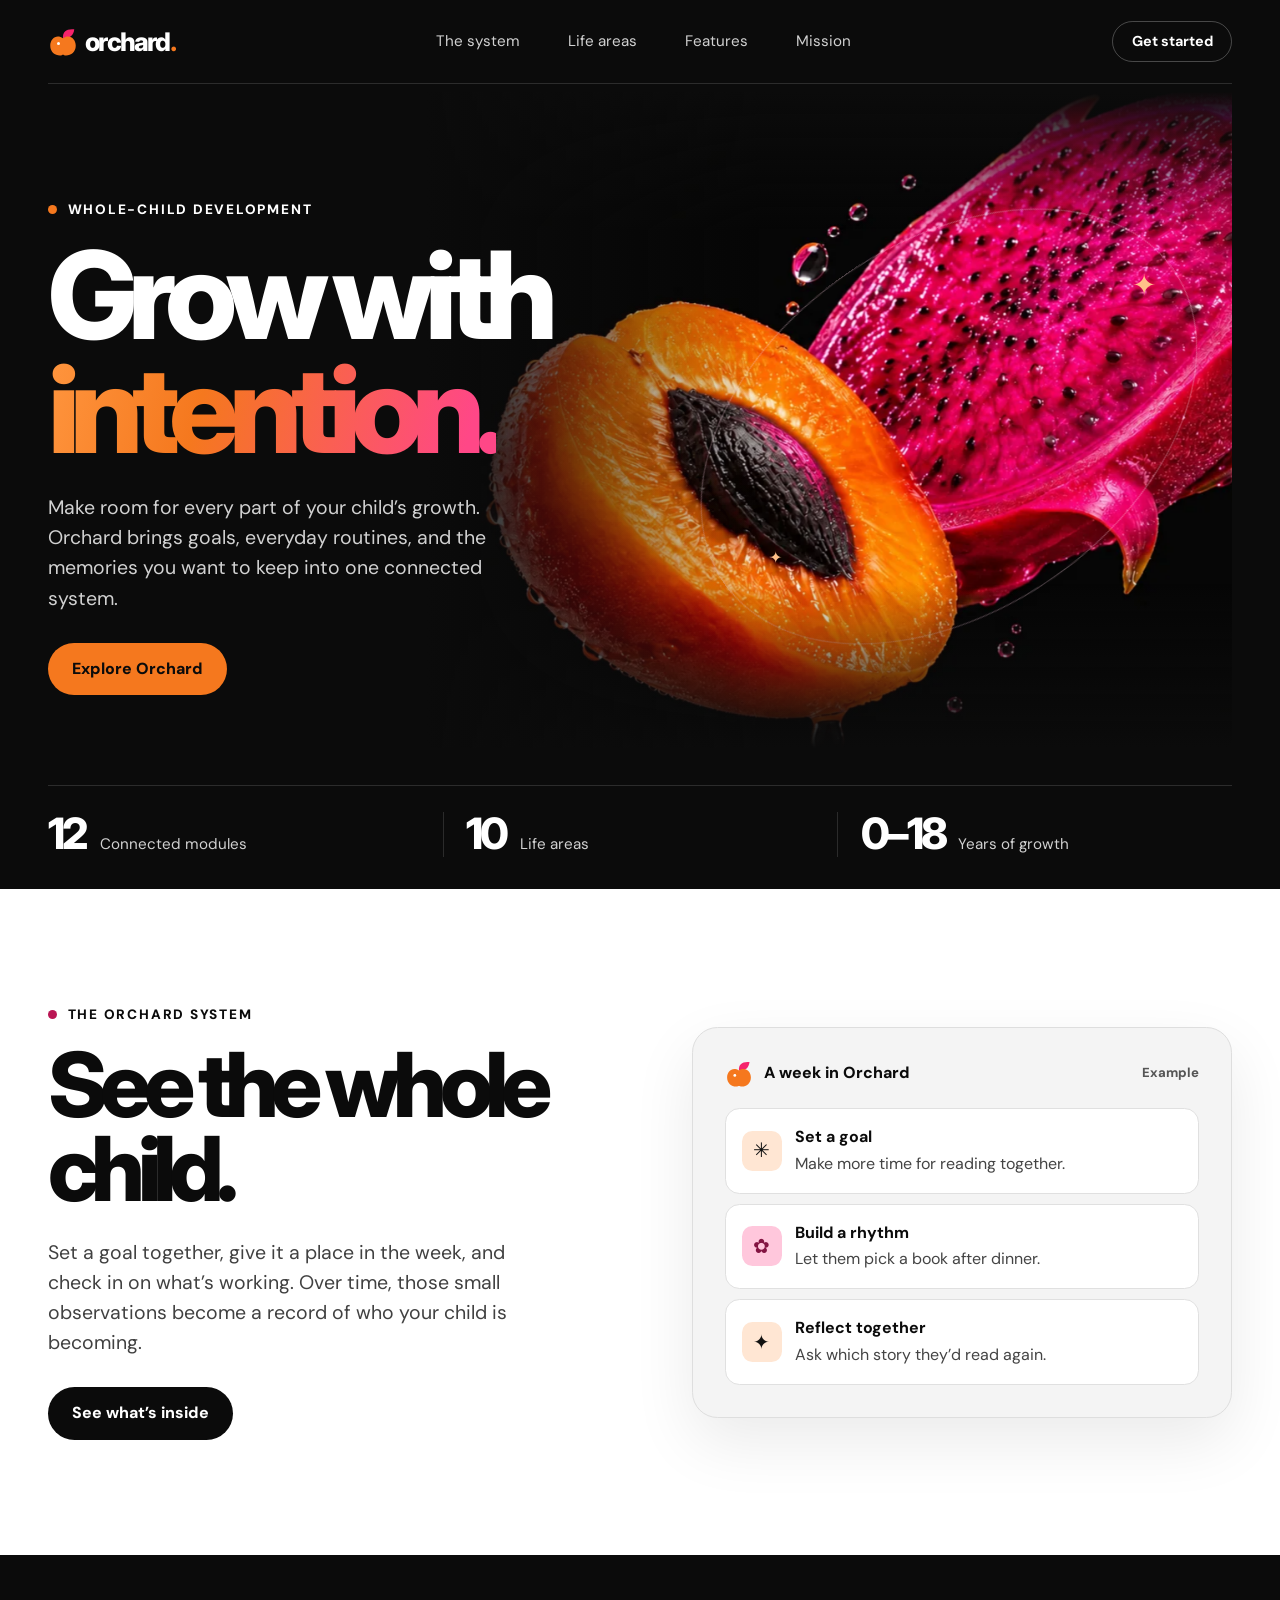
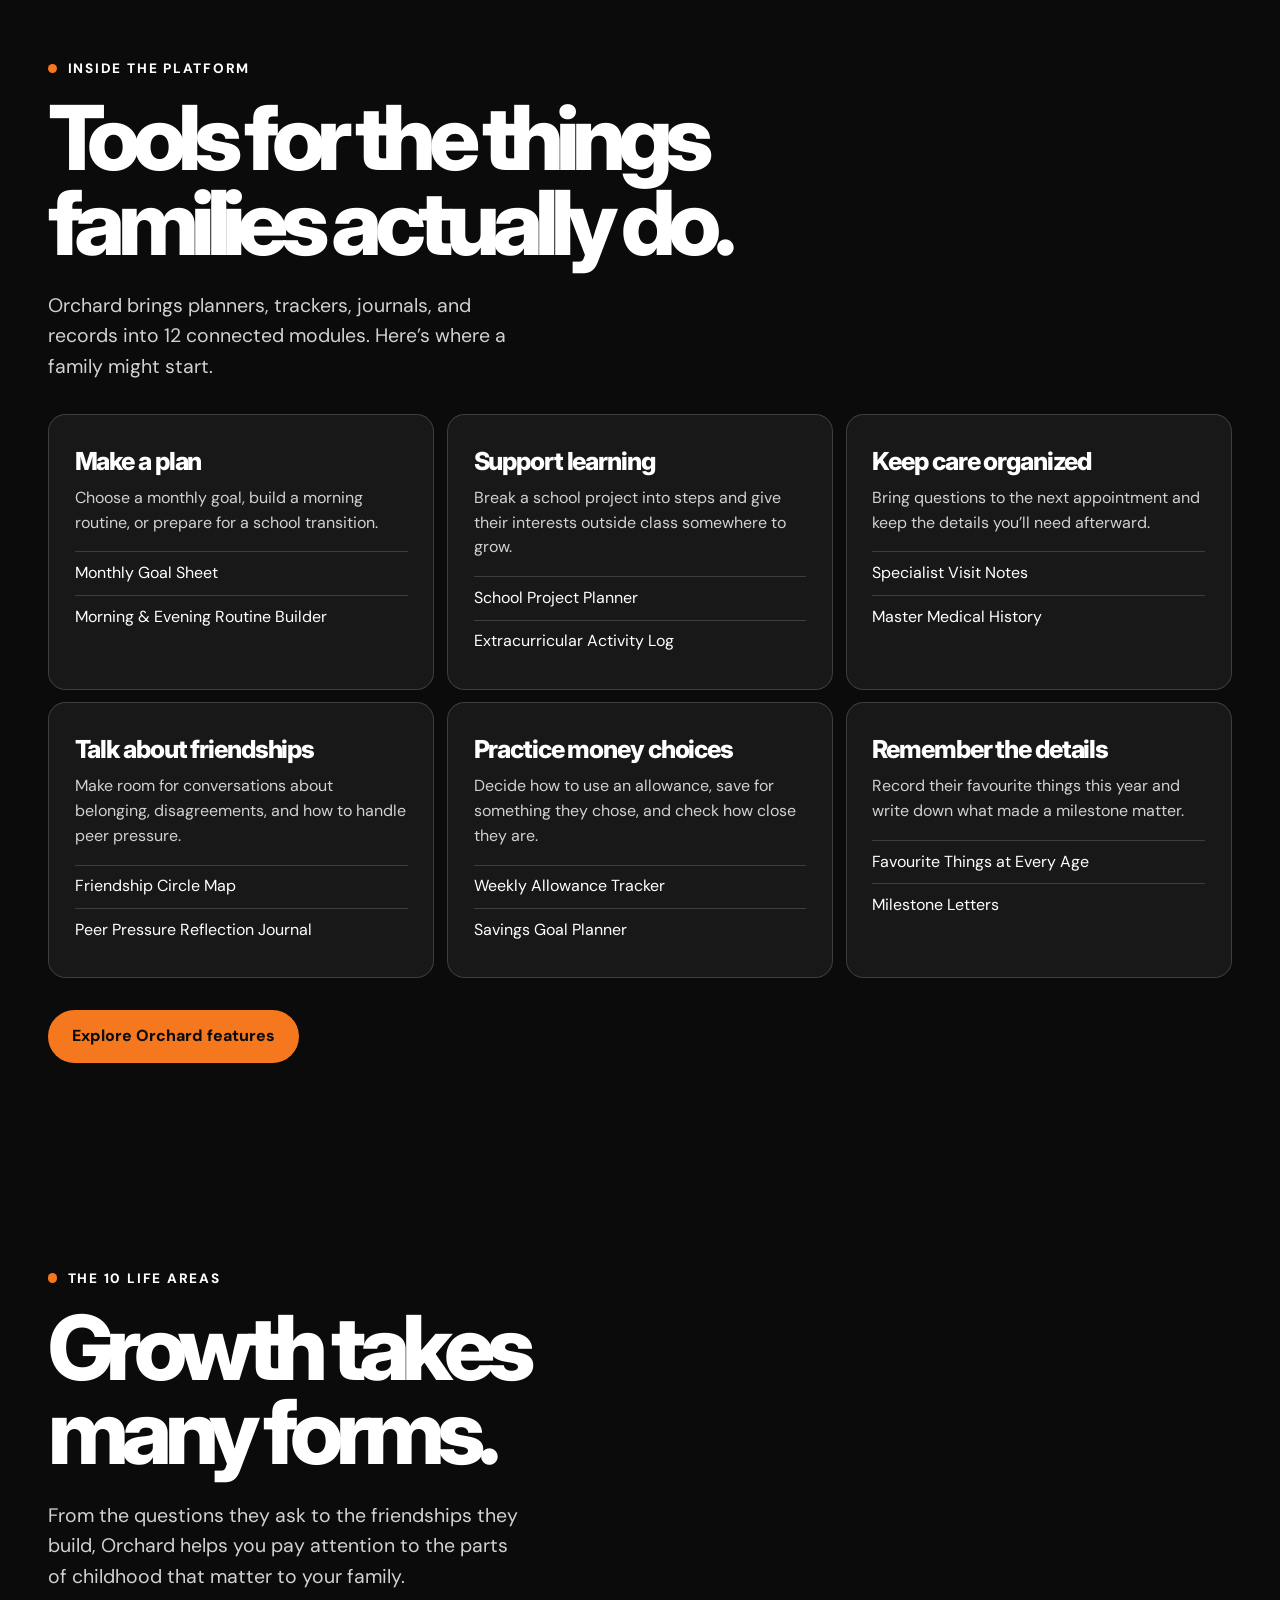
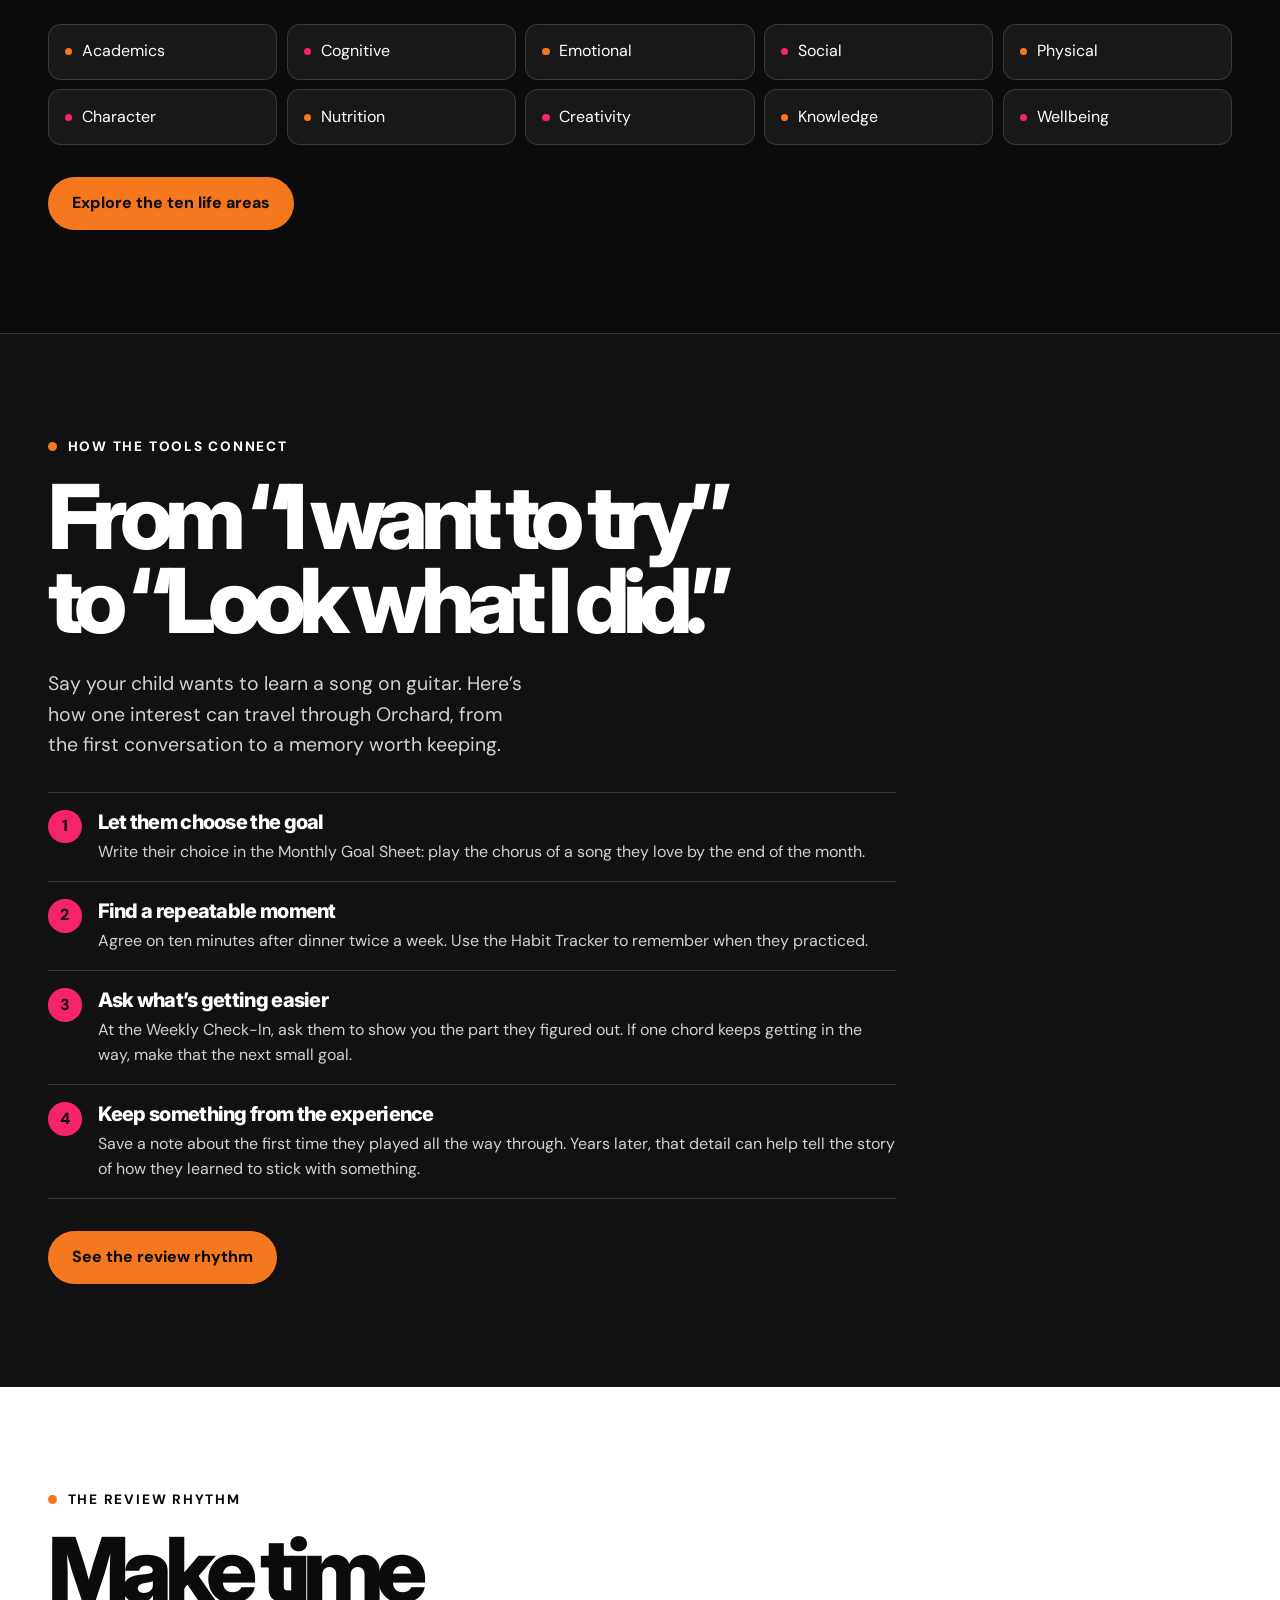
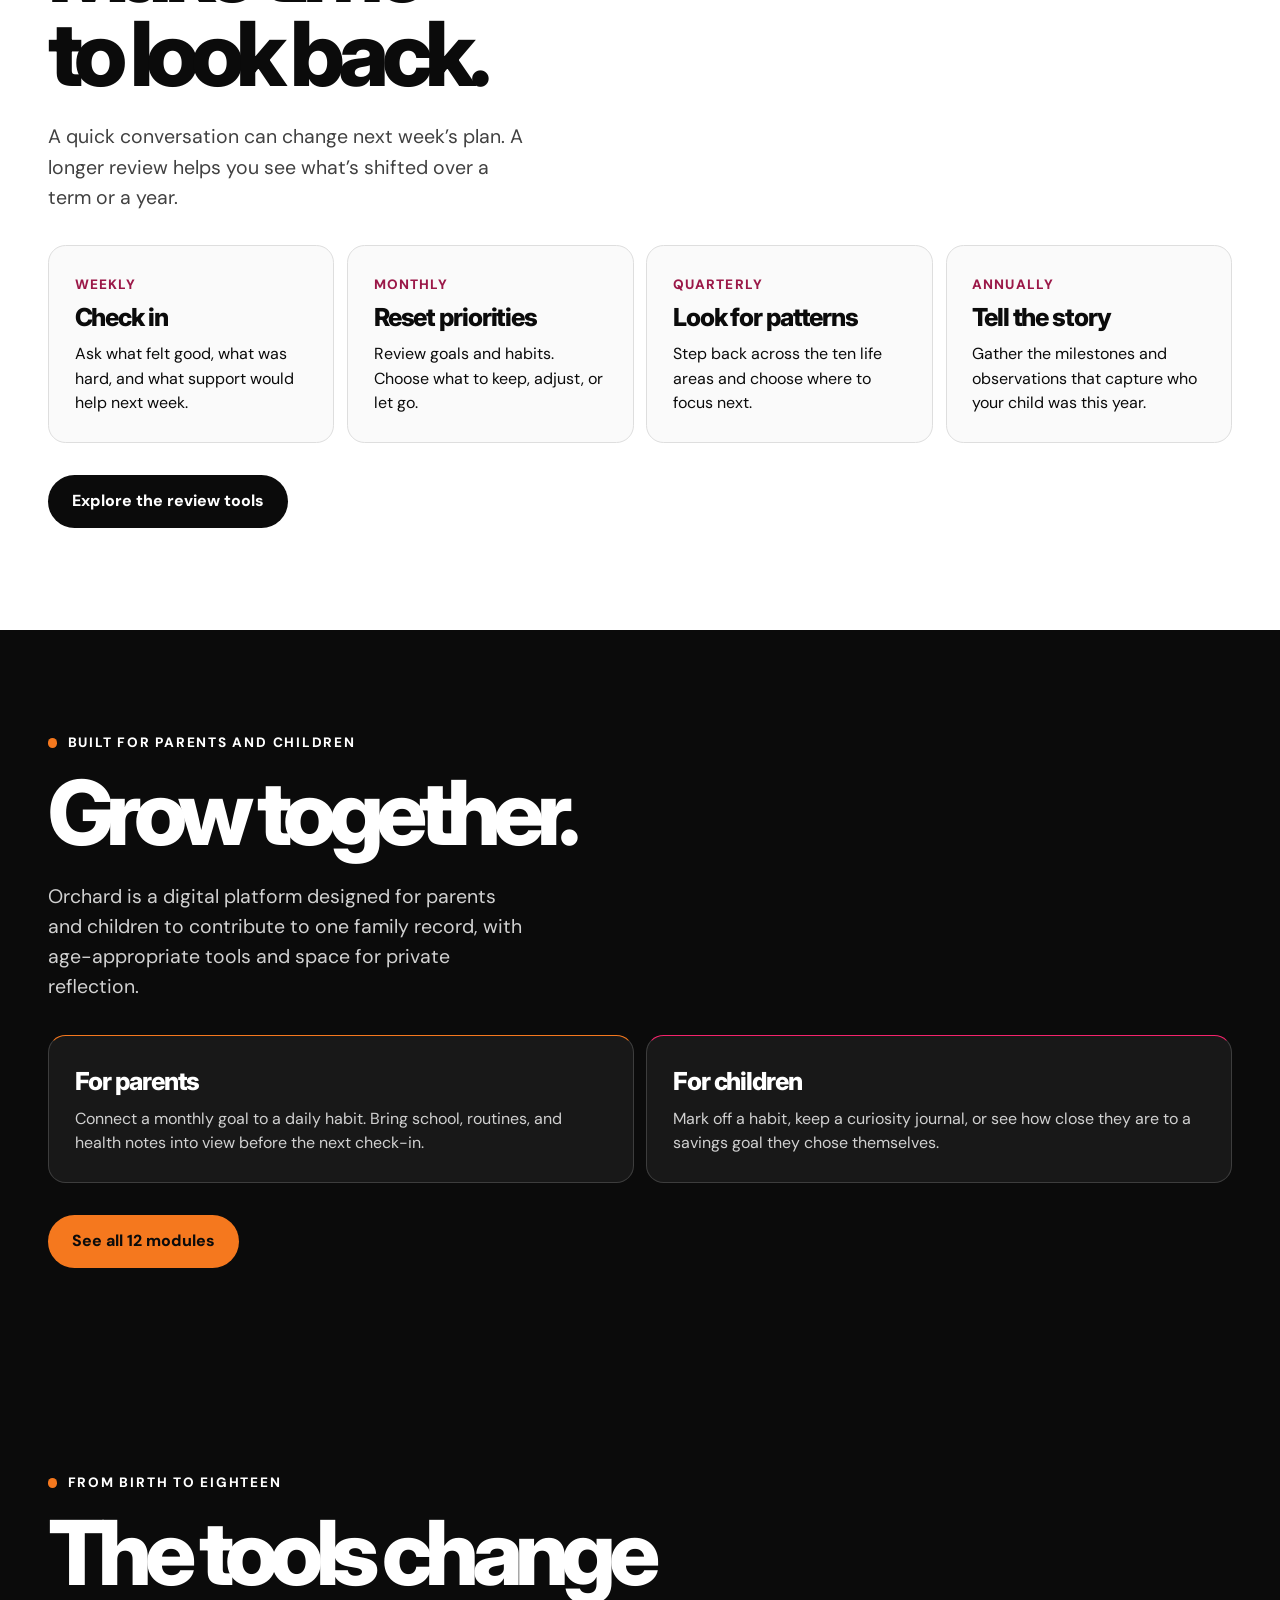
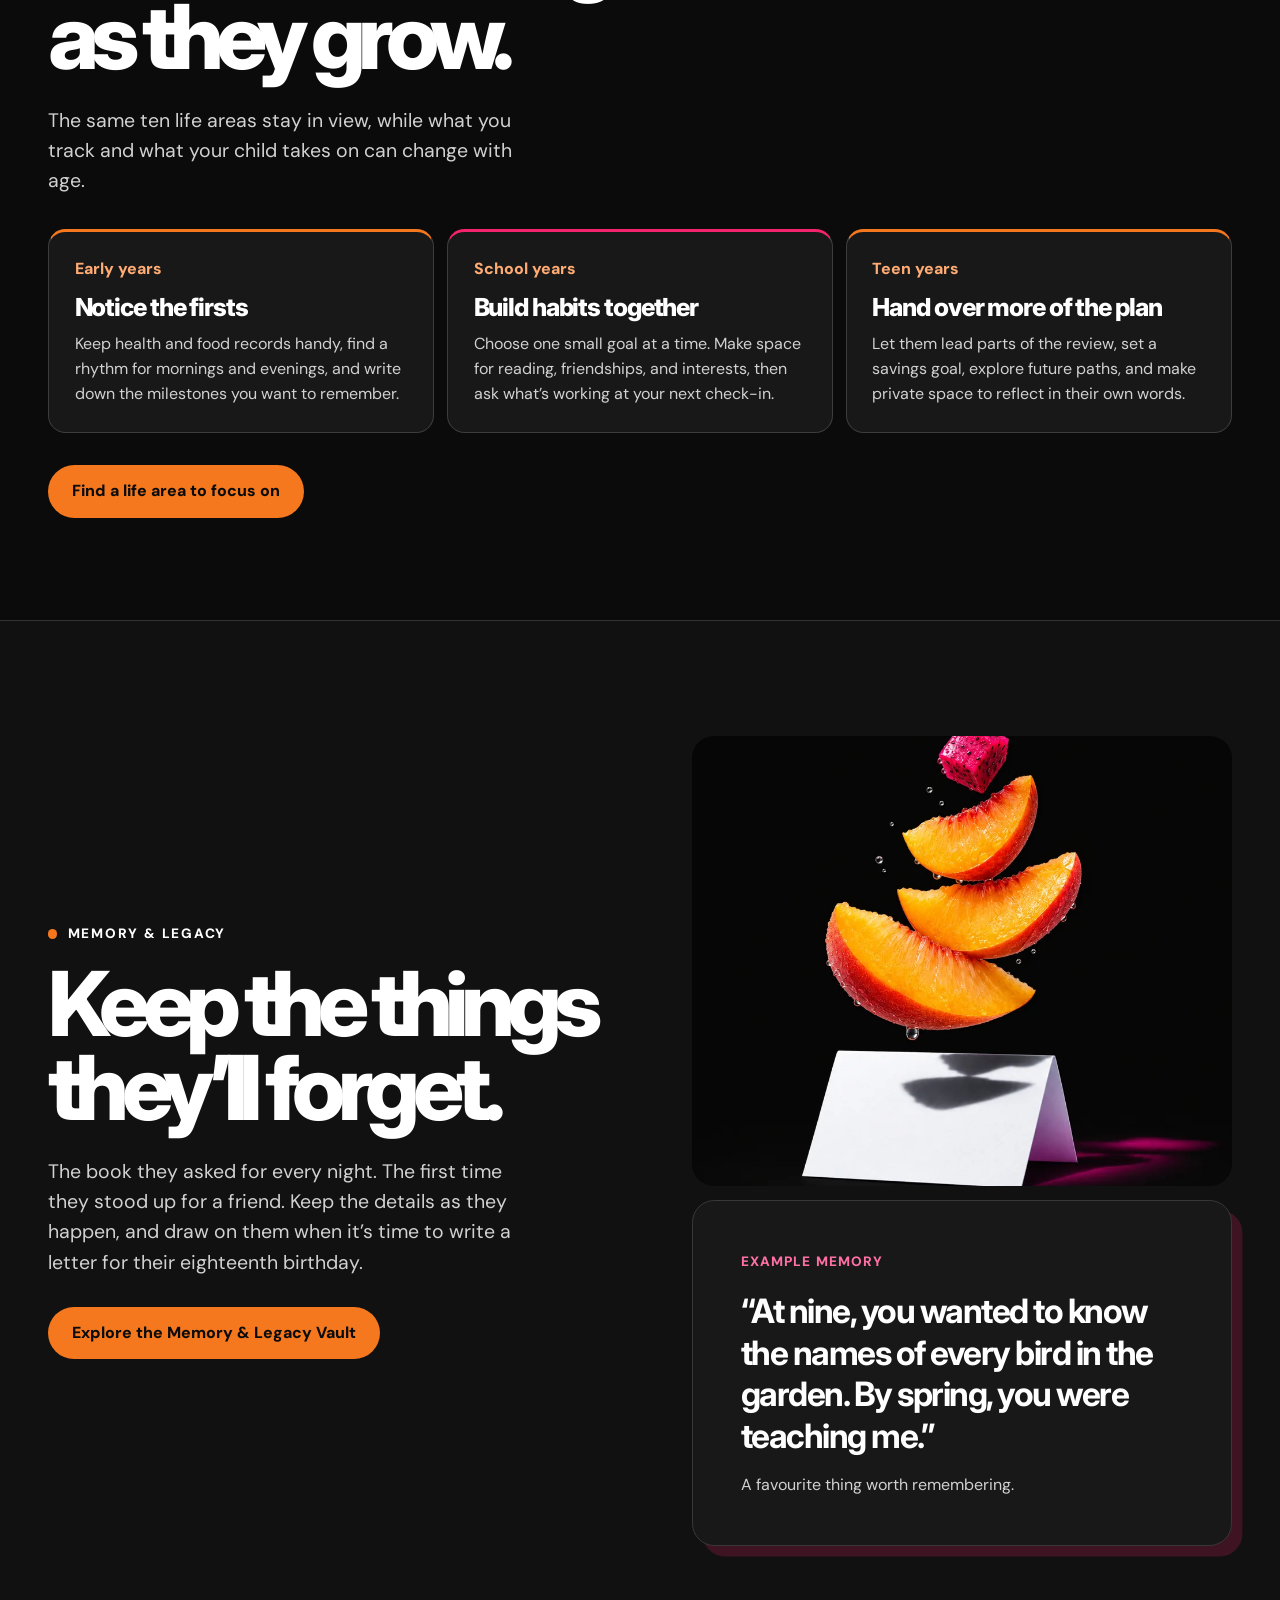
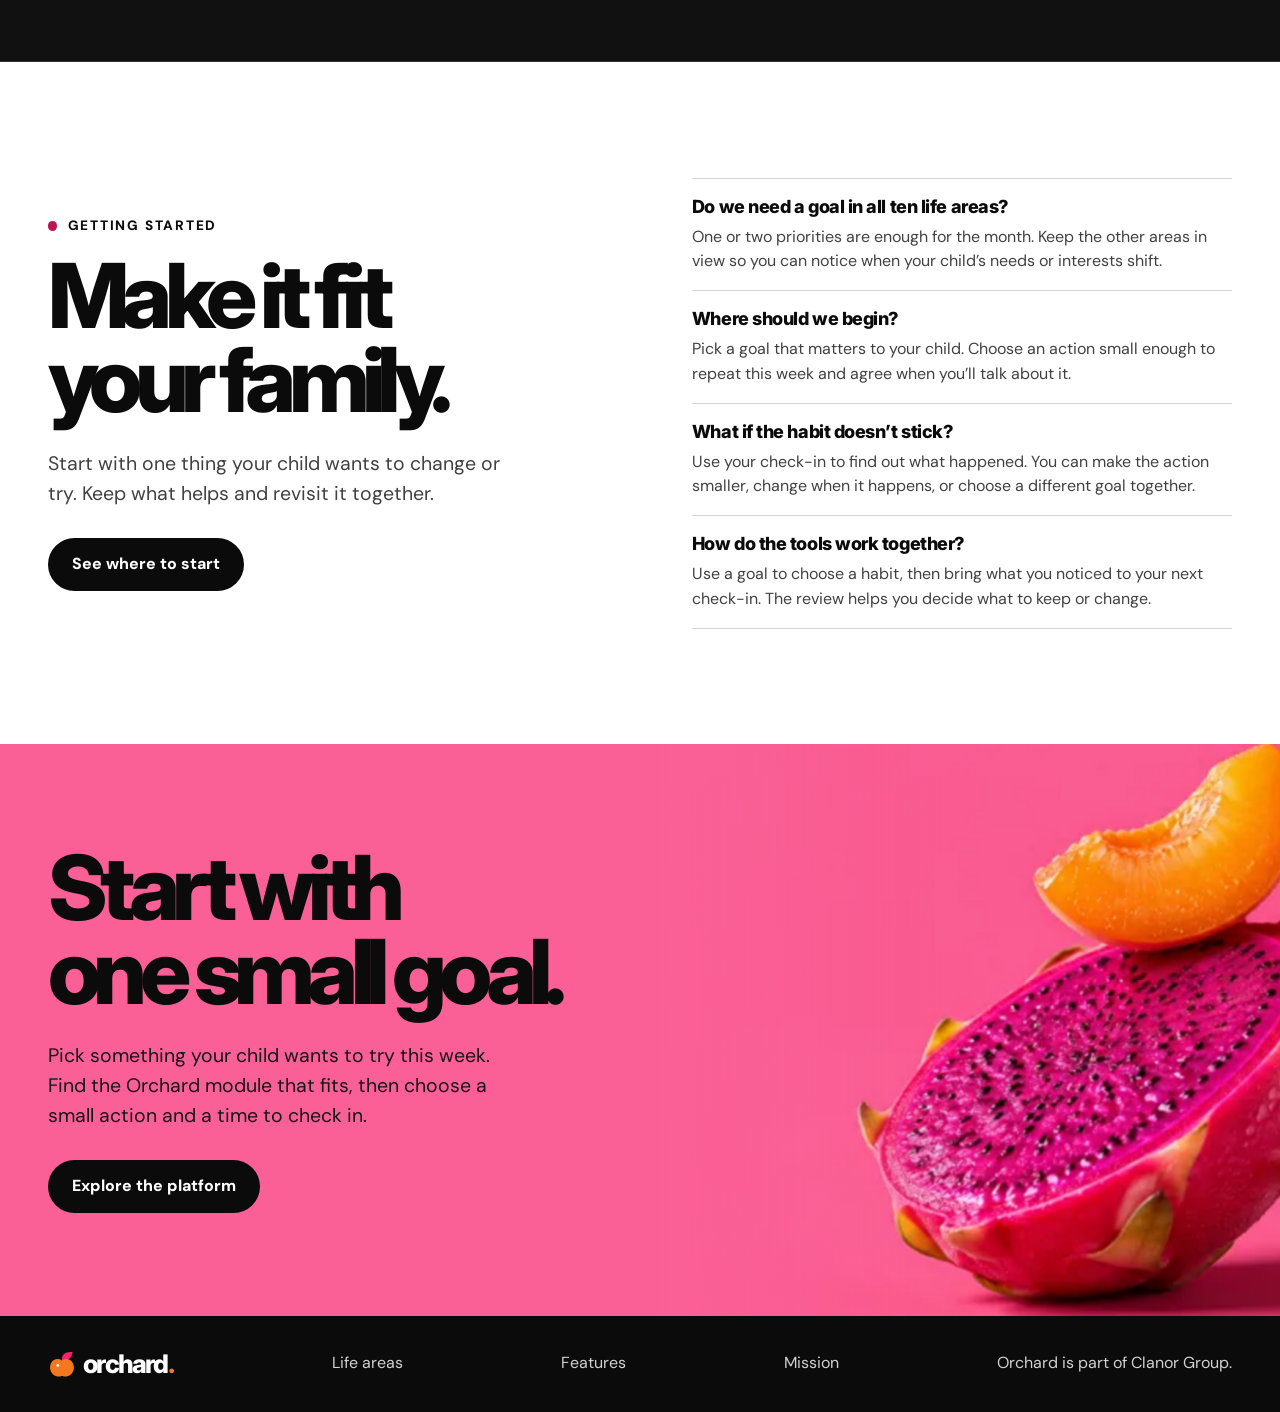
<file: index.html>
<!doctype html>
<html lang="en">
<head>
  <meta charset="utf-8">
  <meta name="viewport" content="width=device-width, initial-scale=1">
  <meta name="theme-color" content="#0b0b0b">
  <meta name="description" content="Orchard is a whole-child development system for parents, from the first years to eighteen.">
  <title>Orchard — Grow with intention</title>
  <link rel="icon" href="assets/mark.svg" type="image/svg+xml">
  <link rel="preconnect" href="https://fonts.googleapis.com">
  <link rel="preconnect" href="https://fonts.gstatic.com" crossorigin>
  <link href="https://fonts.googleapis.com/css2?family=DM+Sans:wght@400;500;600;700&family=Inter:wght@500;600;700;800&display=swap" rel="stylesheet">
  <link rel="stylesheet" href="styles.css">
</head>
<body>
  <header class="top wrap" id="top">
    <a class="brand" href="#top" aria-label="Orchard home"><img src="assets/mark.svg" alt="" width="30" height="30">orchard<span>.</span></a>
    <nav aria-label="Main navigation"><a class="desktop-link" href="#system">The system</a><a href="life-areas.html">Life areas</a><a href="features.html">Features</a><a href="mission.html">Mission</a></nav>
    <a class="nav-action" href="/portal/">Get started</a>
  </header>
  <main>
    <section class="hero wrap" aria-labelledby="hero-title">
      <div class="hero-content">
        <p class="eyebrow"><i></i> Whole-child development</p>
        <h1 id="hero-title">Grow with<br><em>intention.</em></h1>
        <p class="lede">Make room for every part of your child’s growth. Orchard brings goals, everyday routines, and the memories you want to keep into one connected system.</p>
        <a class="button" href="#system">Explore Orchard</a>
      </div>
      <div class="hero-art" aria-hidden="true">
        <img src="assets/orchard-fruit.webp" alt="" width="1536" height="864" fetchpriority="high">
        <div class="orbit"></div><span class="spark spark-one">✦</span><span class="spark spark-two">✦</span>
      </div>
      <dl class="stats"><div><dt>12</dt><dd>Connected modules</dd></div><div><dt>10</dt><dd>Life areas</dd></div><div><dt>0–18</dt><dd>Years of growth</dd></div></dl>
    </section>
    <section id="system" class="system" aria-labelledby="system-title">
      <div class="wrap section-grid">
        <div>
          <p class="eyebrow"><i></i> The Orchard system</p>
          <h2 id="system-title">See the whole<br>child.</h2>
          <p class="lede">Set a goal together, give it a place in the week, and check in on what’s working. Over time, those small observations become a record of who your child is becoming.</p>
          <a class="button button-dark" href="#toolkit">See what’s inside</a>
        </div>
        <div class="practice" aria-label="Example Orchard planning rhythm">
          <div class="practice-head"><img src="assets/mark.svg" alt="" width="28" height="28"><span>A week in Orchard</span><span class="example">Example</span></div>
          <ol>
            <li><span class="step-icon">✳</span><div><strong>Set a goal</strong><p>Make more time for reading together.</p></div></li>
            <li><span class="step-icon">✿</span><div><strong>Build a rhythm</strong><p>Let them pick a book after dinner.</p></div></li>
            <li><span class="step-icon">✦</span><div><strong>Reflect together</strong><p>Ask which story they’d read again.</p></div></li>
          </ol>
        </div>
      </div>
    </section>
    <section class="wrap depth-section" id="toolkit" aria-labelledby="toolkit-title">
      <p class="eyebrow"><i></i> Inside the platform</p>
      <h2 id="toolkit-title">Tools for the things<br>families actually do.</h2>
      <p class="lede">Orchard brings planners, trackers, journals, and records into 12 connected modules. Here’s where a family might start.</p>
      <div class="feature-grid">
        <article class="feature-card"><h3>Make a plan</h3><p>Choose a monthly goal, build a morning routine, or prepare for a school transition.</p><ul><li>Monthly Goal Sheet</li><li>Morning &amp; Evening Routine Builder</li></ul></article>
        <article class="feature-card"><h3>Support learning</h3><p>Break a school project into steps and give their interests outside class somewhere to grow.</p><ul><li>School Project Planner</li><li>Extracurricular Activity Log</li></ul></article>
        <article class="feature-card"><h3>Keep care organized</h3><p>Bring questions to the next appointment and keep the details you’ll need afterward.</p><ul><li>Specialist Visit Notes</li><li>Master Medical History</li></ul></article>
        <article class="feature-card"><h3>Talk about friendships</h3><p>Make room for conversations about belonging, disagreements, and how to handle peer pressure.</p><ul><li>Friendship Circle Map</li><li>Peer Pressure Reflection Journal</li></ul></article>
        <article class="feature-card"><h3>Practice money choices</h3><p>Decide how to use an allowance, save for something they chose, and check how close they are.</p><ul><li>Weekly Allowance Tracker</li><li>Savings Goal Planner</li></ul></article>
        <article class="feature-card"><h3>Remember the details</h3><p>Record their favourite things this year and write down what made a milestone matter.</p><ul><li>Favourite Things at Every Age</li><li>Milestone Letters</li></ul></article>
      </div>
      <a class="button" href="features.html">Explore Orchard features</a>
    </section>
    <section id="areas" class="areas wrap" aria-labelledby="areas-title">
      <p class="eyebrow"><i></i> The 10 life areas</p>
      <h2 id="areas-title">Growth takes<br>many forms.</h2>
      <p class="lede">From the questions they ask to the friendships they build, Orchard helps you pay attention to the parts of childhood that matter to your family.</p>
      <ul class="area-list">
        <li>Academics</li><li>Cognitive</li><li>Emotional</li><li>Social</li><li>Physical</li><li>Character</li><li>Nutrition</li><li>Creativity</li><li>Knowledge</li><li>Wellbeing</li>
      </ul>
      <a class="button" href="life-areas.html">Explore the ten life areas</a>
    </section>
    <section class="story-band" id="connected-example" aria-labelledby="connected-title">
      <div class="wrap depth-section">
        <p class="eyebrow"><i></i> How the tools connect</p>
        <h2 id="connected-title">From “I want to try”<br>to “Look what I did.”</h2>
        <p class="lede">Say your child wants to learn a song on guitar. Here’s how one interest can travel through Orchard, from the first conversation to a memory worth keeping.</p>
        <ol class="story-steps">
          <li><div><h3>Let them choose the goal</h3><p>Write their choice in the Monthly Goal Sheet: play the chorus of a song they love by the end of the month.</p></div></li>
          <li><div><h3>Find a repeatable moment</h3><p>Agree on ten minutes after dinner twice a week. Use the Habit Tracker to remember when they practiced.</p></div></li>
          <li><div><h3>Ask what’s getting easier</h3><p>At the Weekly Check-In, ask them to show you the part they figured out. If one chord keeps getting in the way, make that the next small goal.</p></div></li>
          <li><div><h3>Keep something from the experience</h3><p>Save a note about the first time they played all the way through. Years later, that detail can help tell the story of how they learned to stick with something.</p></div></li>
        </ol>
        <a class="button" href="#rhythm">See the review rhythm</a>
      </div>
    </section>
    <section class="rhythm" id="rhythm" aria-labelledby="rhythm-title">
      <div class="wrap depth-section">
        <p class="eyebrow"><i></i> The review rhythm</p>
        <h2 id="rhythm-title">Make time<br>to look back.</h2>
        <p class="lede">A quick conversation can change next week’s plan. A longer review helps you see what’s shifted over a term or a year.</p>
        <ol class="rhythm-list">
          <li><span>Weekly</span><h3>Check in</h3><p>Ask what felt good, what was hard, and what support would help next week.</p></li>
          <li><span>Monthly</span><h3>Reset priorities</h3><p>Review goals and habits. Choose what to keep, adjust, or let go.</p></li>
          <li><span>Quarterly</span><h3>Look for patterns</h3><p>Step back across the ten life areas and choose where to focus next.</p></li>
          <li><span>Annually</span><h3>Tell the story</h3><p>Gather the milestones and observations that capture who your child was this year.</p></li>
        </ol>
        <a class="button button-dark" href="features.html#parent-child-review">Explore the review tools</a>
      </div>
    </section>
    <section class="wrap depth-section" id="together" aria-labelledby="together-title">
      <p class="eyebrow"><i></i> Built for parents and children</p>
      <h2 id="together-title">Grow together.</h2>
      <p class="lede">Orchard is a digital platform designed for parents and children to contribute to one family record, with age-appropriate tools and space for private reflection.</p>
      <div class="roles">
        <article><h3>For parents</h3><p>Connect a monthly goal to a daily habit. Bring school, routines, and health notes into view before the next check-in.</p></article>
        <article><h3>For children</h3><p>Mark off a habit, keep a curiosity journal, or see how close they are to a savings goal they chose themselves.</p></article>
      </div>
      <a class="button" href="features.html">See all 12 modules</a>
    </section>
    <section class="wrap depth-section" id="stages" aria-labelledby="stages-title">
      <p class="eyebrow"><i></i> From birth to eighteen</p>
      <h2 id="stages-title">The tools change<br>as they grow.</h2>
      <p class="lede">The same ten life areas stay in view, while what you track and what your child takes on can change with age.</p>
      <div class="feature-grid stage-grid">
        <article class="feature-card"><p class="stage-label">Early years</p><h3>Notice the firsts</h3><p>Keep health and food records handy, find a rhythm for mornings and evenings, and write down the milestones you want to remember.</p></article>
        <article class="feature-card"><p class="stage-label">School years</p><h3>Build habits together</h3><p>Choose one small goal at a time. Make space for reading, friendships, and interests, then ask what’s working at your next check-in.</p></article>
        <article class="feature-card"><p class="stage-label">Teen years</p><h3>Hand over more of the plan</h3><p>Let them lead parts of the review, set a savings goal, explore future paths, and make private space to reflect in their own words.</p></article>
      </div>
      <a class="button" href="life-areas.html">Find a life area to focus on</a>
    </section>
    <section class="legacy" id="legacy" aria-labelledby="legacy-title">
      <div class="wrap section-grid">
        <div>
          <p class="eyebrow"><i></i> Memory &amp; legacy</p>
          <h2 id="legacy-title">Keep the things<br>they’ll forget.</h2>
          <p class="lede">The book they asked for every night. The first time they stood up for a friend. Keep the details as they happen, and draw on them when it’s time to write a letter for their eighteenth birthday.</p>
          <a class="button" href="features.html#memory-legacy">Explore the Memory &amp; Legacy Vault</a>
        </div>
        <div class="legacy-visual">
          <div class="editorial-art legacy-art" aria-hidden="true">
            <img src="assets/legacy-art.webp" alt="" width="960" height="960" loading="lazy">
          </div>
          <div class="legacy-note">
            <span>Example memory</span>
            <blockquote>“At nine, you wanted to know the names of every bird in the garden. By spring, you were teaching me.”</blockquote>
            <p>A favourite thing worth remembering.</p>
          </div>
        </div>
      </div>
    </section>
    <section class="system" id="questions" aria-labelledby="questions-title">
      <div class="wrap section-grid">
        <div>
          <p class="eyebrow"><i></i> Getting started</p>
          <h2 id="questions-title">Make it fit<br>your family.</h2>
          <p class="lede">Start with one thing your child wants to change or try. Keep what helps and revisit it together.</p>
          <a class="button button-dark" href="#start">See where to start</a>
        </div>
        <dl class="home-questions">
          <div><dt>Do we need a goal in all ten life areas?</dt><dd>One or two priorities are enough for the month. Keep the other areas in view so you can notice when your child’s needs or interests shift.</dd></div>
          <div><dt>Where should we begin?</dt><dd>Pick a goal that matters to your child. Choose an action small enough to repeat this week and agree when you’ll talk about it.</dd></div>
          <div><dt>What if the habit doesn’t stick?</dt><dd>Use your check-in to find out what happened. You can make the action smaller, change when it happens, or choose a different goal together.</dd></div>
          <div><dt>How do the tools work together?</dt><dd>Use a goal to choose a habit, then bring what you noticed to your next check-in. The review helps you decide what to keep or change.</dd></div>
        </dl>
      </div>
    </section>
    <section id="start" class="start" aria-labelledby="start-title">
      <div class="wrap start-inner">
        <div class="start-art" aria-hidden="true"><img src="assets/orchard-sculpture.webp" alt="" width="1200" height="400" loading="lazy"></div>
        <div class="start-content">
          <h2 id="start-title">Start with<br>one small goal.</h2>
          <p class="lede">Pick something your child wants to try this week. Find the Orchard module that fits, then choose a small action and a time to check in.</p>
          <a class="button button-dark" href="features.html">Explore the platform</a>
        </div>
      </div>
    </section>
  </main>
  <footer class="wrap footer"><a class="brand" href="#top" aria-label="Orchard home"><img src="assets/mark.svg" alt="" width="28" height="28">orchard<span>.</span></a><a href="life-areas.html">Life areas</a><a href="features.html">Features</a><a href="mission.html">Mission</a><p>Orchard is part of Clanor Group.</p></footer>
  <script src="artwork.js" defer></script>
</body>
</html>
</file>
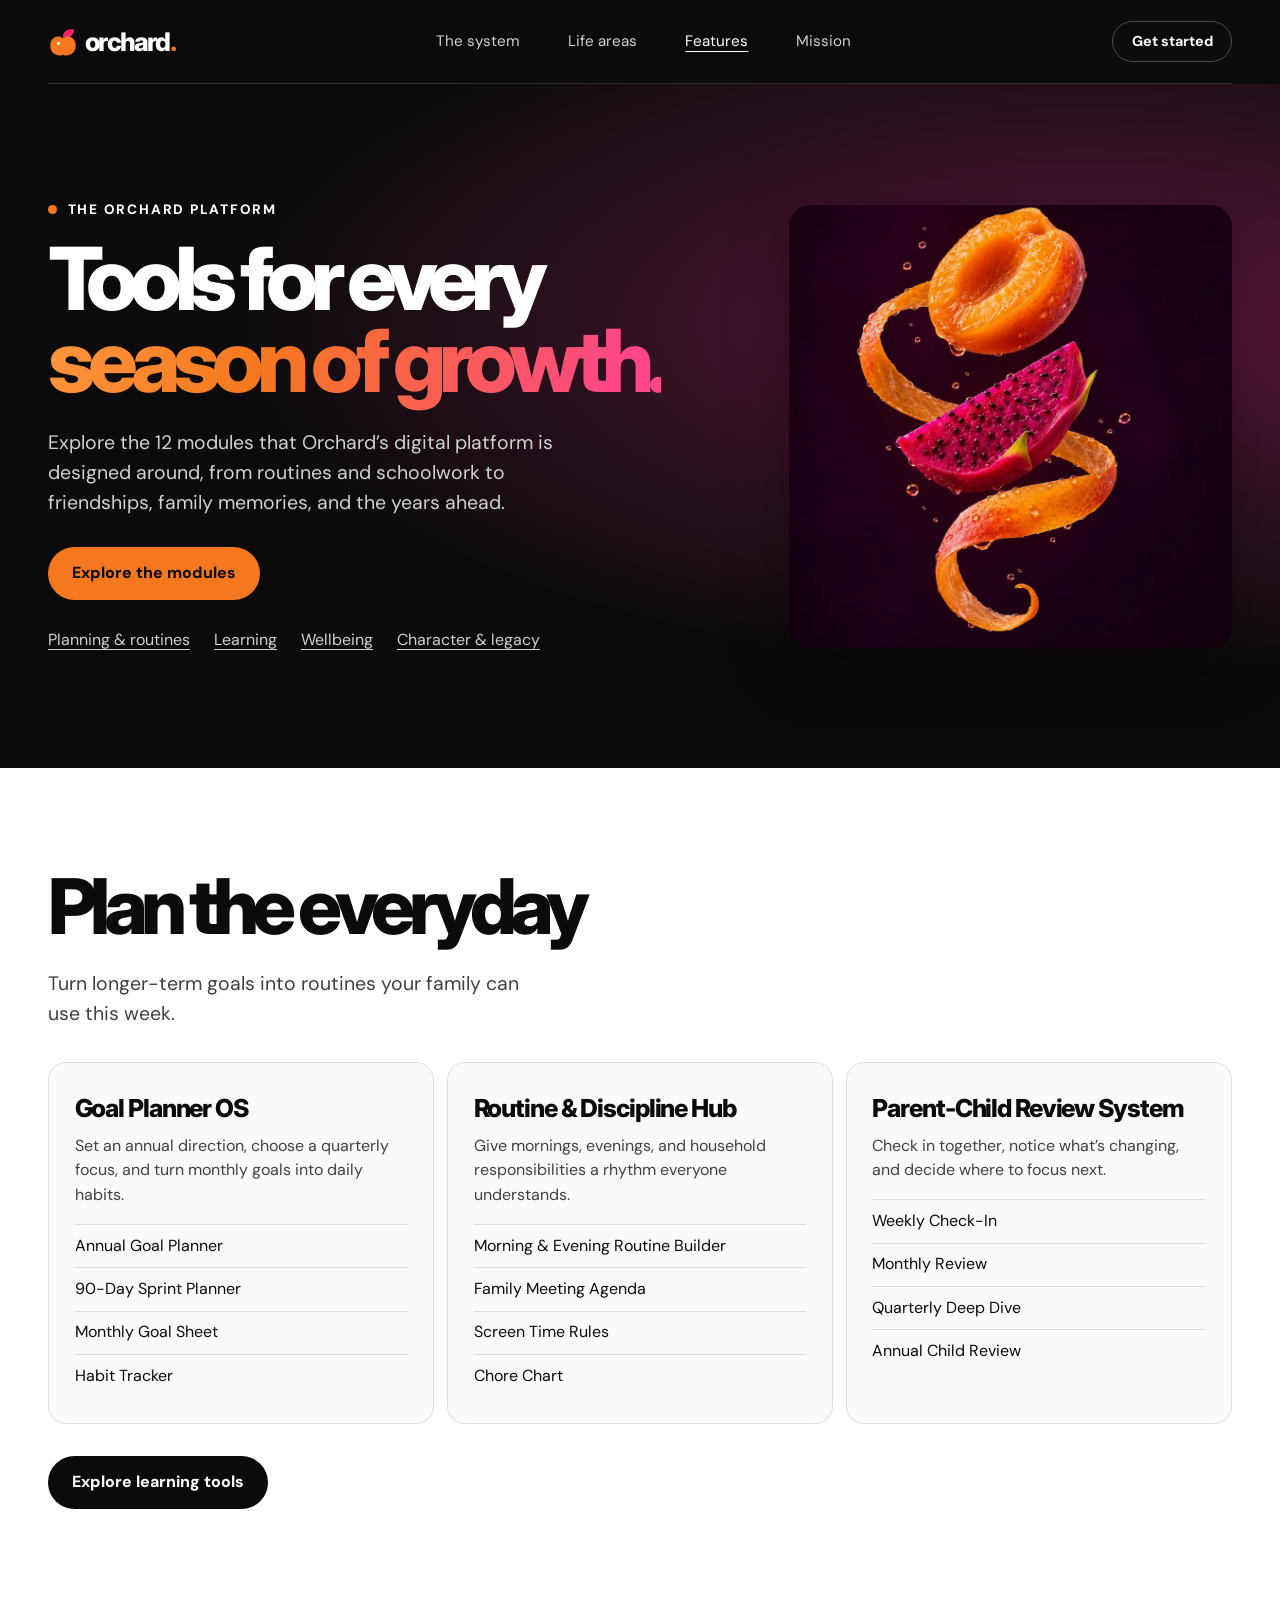
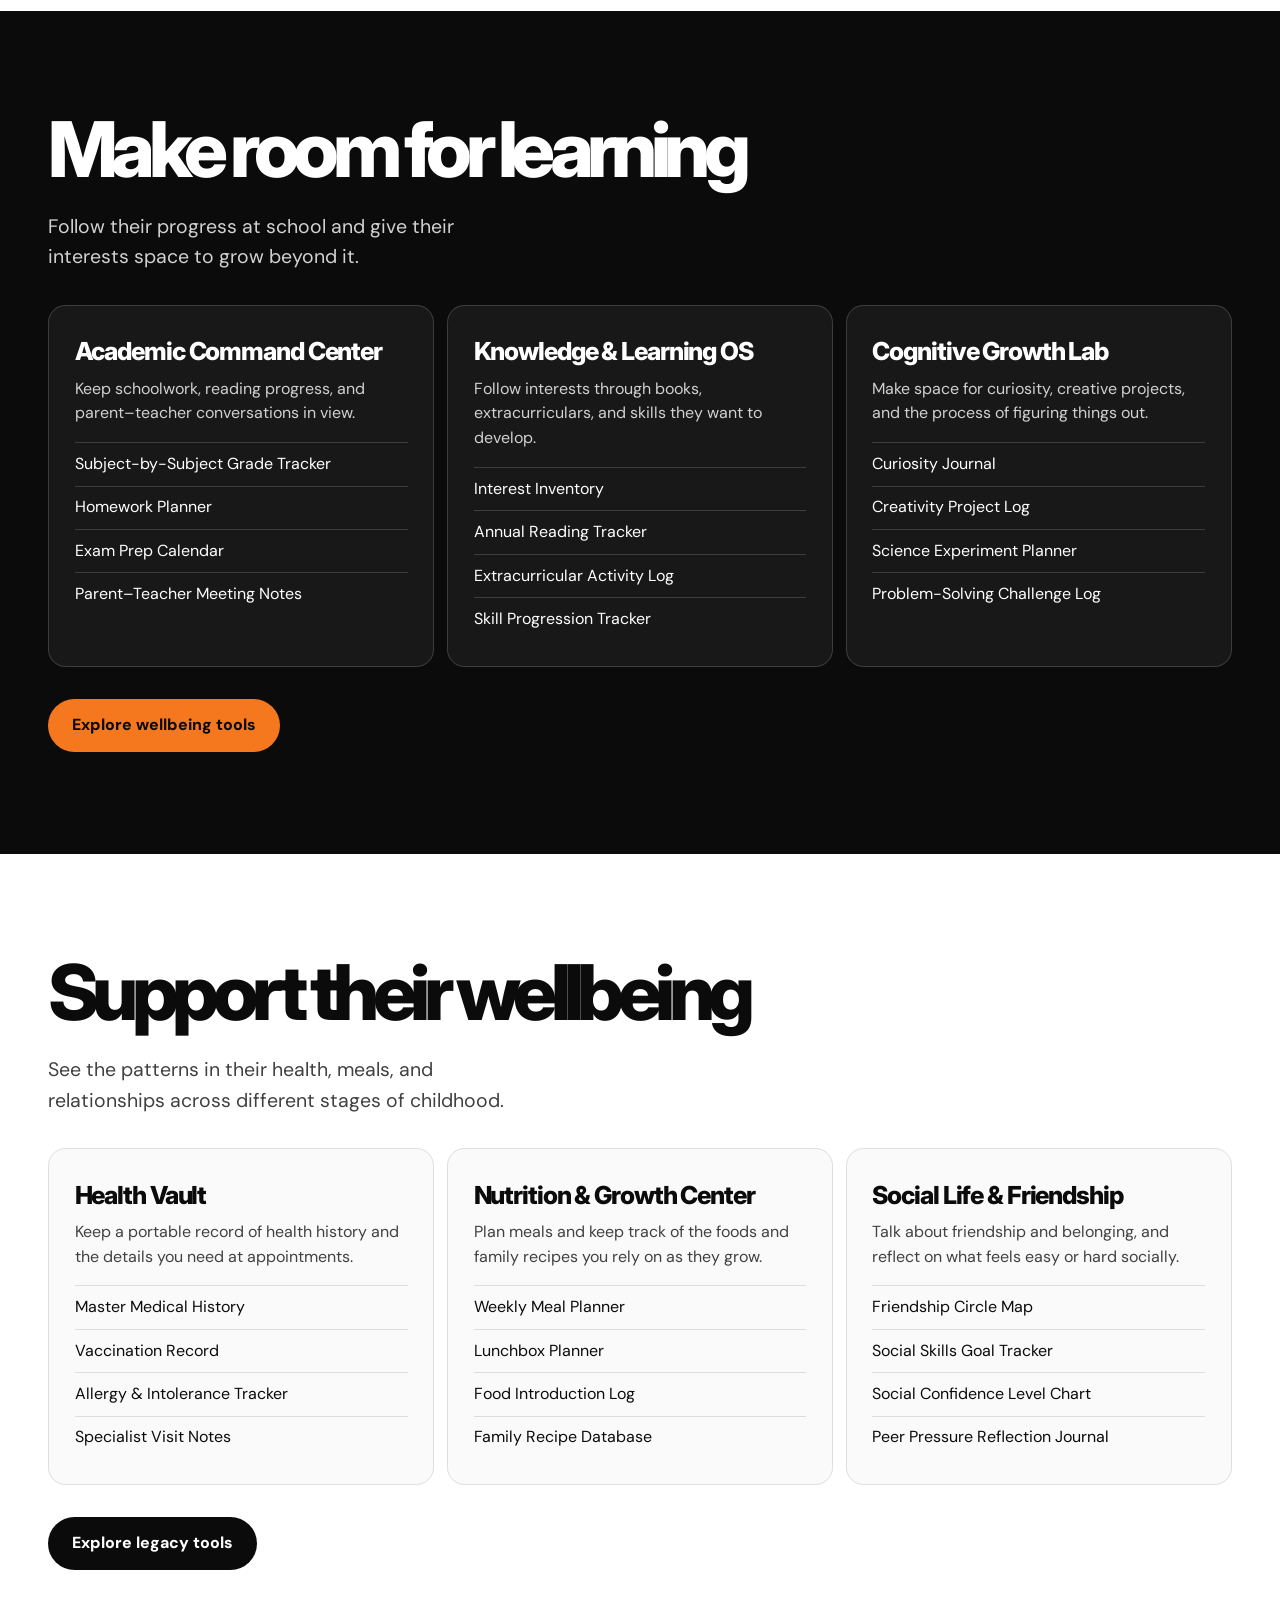
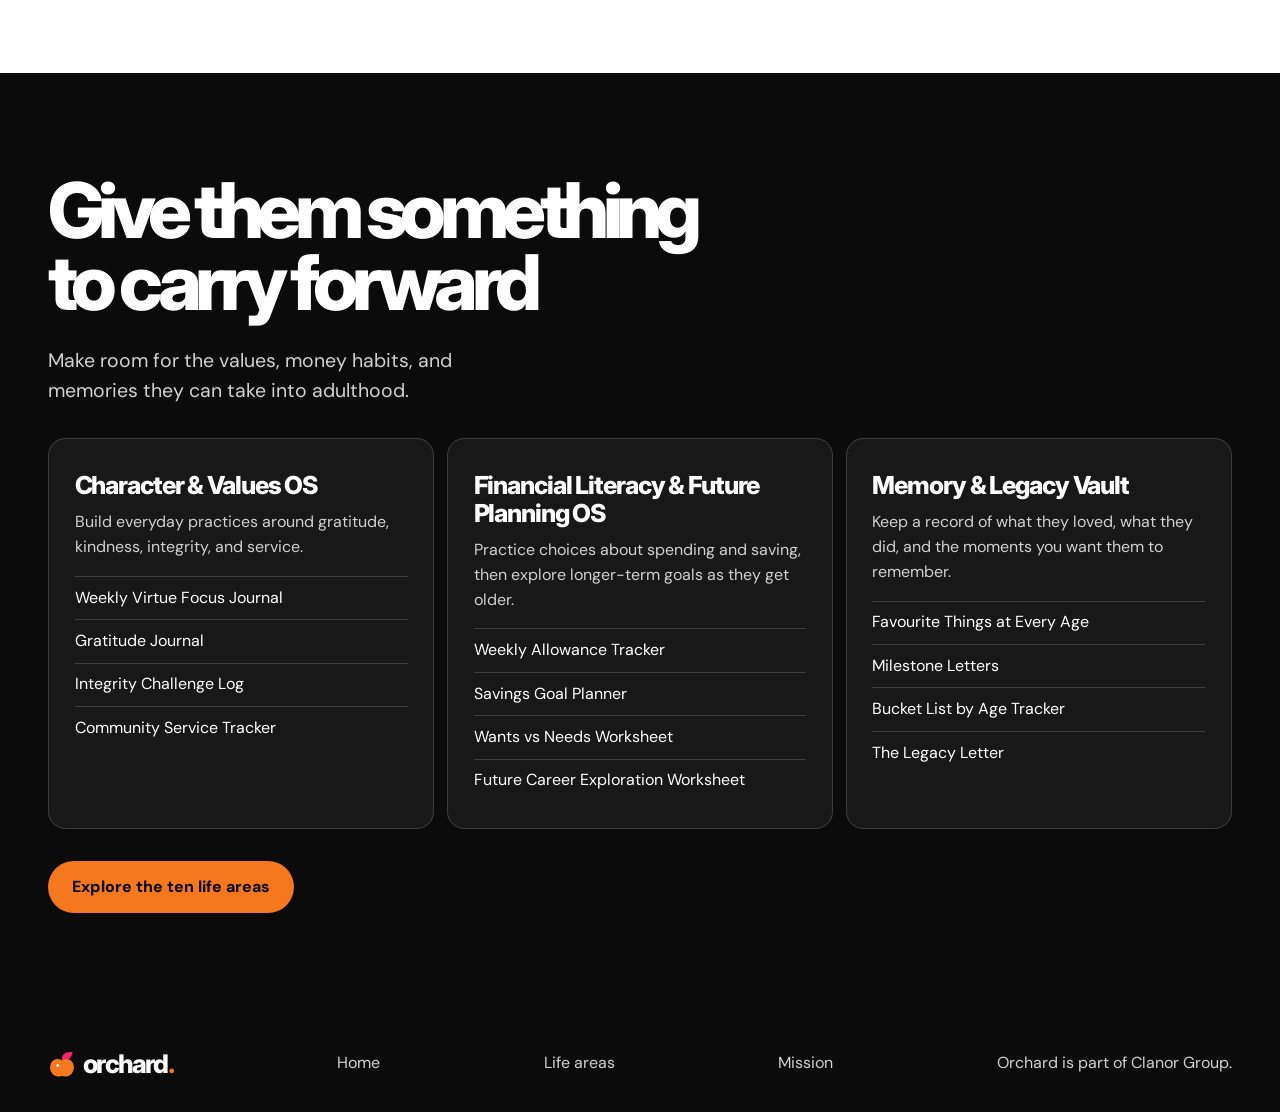
<file: features.html>
<!doctype html>
<html lang="en">
<head>
  <meta charset="utf-8">
  <meta name="viewport" content="width=device-width, initial-scale=1">
  <meta name="theme-color" content="#0b0b0b">
  <meta name="description" content="Explore the 12 modules that make up the Orchard digital platform for whole-child development.">
  <title>Orchard Features — The 12 Modules</title>
  <link rel="icon" href="assets/mark.svg" type="image/svg+xml">
  <link rel="preconnect" href="https://fonts.googleapis.com">
  <link rel="preconnect" href="https://fonts.gstatic.com" crossorigin>
  <link href="https://fonts.googleapis.com/css2?family=DM+Sans:wght@400;500;600;700&family=Inter:wght@500;600;700;800&display=swap" rel="stylesheet">
  <link rel="stylesheet" href="styles.css">
</head>
<body>
  <header class="top wrap" id="top">
    <a class="brand" href="./" aria-label="Orchard home"><img src="assets/mark.svg" alt="" width="30" height="30">orchard<span>.</span></a>
    <nav aria-label="Main navigation"><a class="desktop-link" href="./#system">The system</a><a href="life-areas.html">Life areas</a><a href="features.html" aria-current="page">Features</a><a href="mission.html">Mission</a></nav>
    <a class="nav-action" href="/portal/">Get started</a>
  </header>
  <main>
    <section class="feature-hero" aria-labelledby="features-title">
      <div class="wrap section-grid feature-hero-grid">
        <div>
          <p class="eyebrow"><i></i> The Orchard platform</p>
          <h1 id="features-title">Tools for every<br><em>season of growth.</em></h1>
          <p class="lede">Explore the 12 modules that Orchard’s digital platform is designed around, from routines and schoolwork to friendships, family memories, and the years ahead.</p>
          <a class="button" href="#plan">Explore the modules</a>
          <ul class="feature-index" aria-label="Module categories">
            <li><a href="#plan">Planning &amp; routines</a></li>
            <li><a href="#learn">Learning</a></li>
            <li><a href="#care">Wellbeing</a></li>
            <li><a href="#future">Character &amp; legacy</a></li>
          </ul>
        </div>
        <div class="editorial-art feature-art" aria-hidden="true">
          <img src="assets/features-art.webp" alt="" width="960" height="960" fetchpriority="high">
        </div>
      </div>
    </section>
    <section id="plan" class="feature-band feature-light" aria-labelledby="plan-title">
      <div class="wrap depth-section">
        <h2 id="plan-title">Plan the everyday</h2>
        <p class="lede">Turn longer-term goals into routines your family can use this week.</p>
        <div class="feature-grid">
          <article class="feature-card">
            <h3>Goal Planner OS</h3>
            <p>Set an annual direction, choose a quarterly focus, and turn monthly goals into daily habits.</p>
            <ul aria-label="Example tools">
              <li>Annual Goal Planner</li>
              <li>90-Day Sprint Planner</li>
              <li>Monthly Goal Sheet</li>
              <li>Habit Tracker</li>
            </ul>
          </article>
          <article class="feature-card">
            <h3>Routine &amp; Discipline Hub</h3>
            <p>Give mornings, evenings, and household responsibilities a rhythm everyone understands.</p>
            <ul aria-label="Example tools">
              <li>Morning &amp; Evening Routine Builder</li>
              <li>Family Meeting Agenda</li>
              <li>Screen Time Rules</li>
              <li>Chore Chart</li>
            </ul>
          </article>
          <article class="feature-card" id="parent-child-review">
            <h3>Parent-Child Review System</h3>
            <p>Check in together, notice what’s changing, and decide where to focus next.</p>
            <ul aria-label="Example tools">
              <li>Weekly Check-In</li>
              <li>Monthly Review</li>
              <li>Quarterly Deep Dive</li>
              <li>Annual Child Review</li>
            </ul>
          </article>
        </div>
        <a class="button button-dark" href="#learn">Explore learning tools</a>
      </div>
    </section>
    <section id="learn" class="feature-band" aria-labelledby="learn-title">
      <div class="wrap depth-section">
        <h2 id="learn-title">Make room for learning</h2>
        <p class="lede">Follow their progress at school and give their interests space to grow beyond it.</p>
        <div class="feature-grid">
          <article class="feature-card">
            <h3>Academic Command Center</h3>
            <p>Keep schoolwork, reading progress, and parent–teacher conversations in view.</p>
            <ul aria-label="Example tools">
              <li>Subject-by-Subject Grade Tracker</li>
              <li>Homework Planner</li>
              <li>Exam Prep Calendar</li>
              <li>Parent–Teacher Meeting Notes</li>
            </ul>
          </article>
          <article class="feature-card">
            <h3>Knowledge &amp; Learning OS</h3>
            <p>Follow interests through books, extracurriculars, and skills they want to develop.</p>
            <ul aria-label="Example tools">
              <li>Interest Inventory</li>
              <li>Annual Reading Tracker</li>
              <li>Extracurricular Activity Log</li>
              <li>Skill Progression Tracker</li>
            </ul>
          </article>
          <article class="feature-card">
            <h3>Cognitive Growth Lab</h3>
            <p>Make space for curiosity, creative projects, and the process of figuring things out.</p>
            <ul aria-label="Example tools">
              <li>Curiosity Journal</li>
              <li>Creativity Project Log</li>
              <li>Science Experiment Planner</li>
              <li>Problem-Solving Challenge Log</li>
            </ul>
          </article>
        </div>
        <a class="button " href="#care">Explore wellbeing tools</a>
      </div>
    </section>
    <section id="care" class="feature-band feature-light" aria-labelledby="care-title">
      <div class="wrap depth-section">
        <h2 id="care-title">Support their wellbeing</h2>
        <p class="lede">See the patterns in their health, meals, and relationships across different stages of childhood.</p>
        <div class="feature-grid">
          <article class="feature-card">
            <h3>Health Vault</h3>
            <p>Keep a portable record of health history and the details you need at appointments.</p>
            <ul aria-label="Example tools">
              <li>Master Medical History</li>
              <li>Vaccination Record</li>
              <li>Allergy &amp; Intolerance Tracker</li>
              <li>Specialist Visit Notes</li>
            </ul>
          </article>
          <article class="feature-card">
            <h3>Nutrition &amp; Growth Center</h3>
            <p>Plan meals and keep track of the foods and family recipes you rely on as they grow.</p>
            <ul aria-label="Example tools">
              <li>Weekly Meal Planner</li>
              <li>Lunchbox Planner</li>
              <li>Food Introduction Log</li>
              <li>Family Recipe Database</li>
            </ul>
          </article>
          <article class="feature-card">
            <h3>Social Life &amp; Friendship</h3>
            <p>Talk about friendship and belonging, and reflect on what feels easy or hard socially.</p>
            <ul aria-label="Example tools">
              <li>Friendship Circle Map</li>
              <li>Social Skills Goal Tracker</li>
              <li>Social Confidence Level Chart</li>
              <li>Peer Pressure Reflection Journal</li>
            </ul>
          </article>
        </div>
        <a class="button button-dark" href="#future">Explore legacy tools</a>
      </div>
    </section>
    <section id="future" class="feature-band" aria-labelledby="future-title">
      <div class="wrap depth-section">
        <h2 id="future-title">Give them something to carry forward</h2>
        <p class="lede">Make room for the values, money habits, and memories they can take into adulthood.</p>
        <div class="feature-grid">
          <article class="feature-card">
            <h3>Character &amp; Values OS</h3>
            <p>Build everyday practices around gratitude, kindness, integrity, and service.</p>
            <ul aria-label="Example tools">
              <li>Weekly Virtue Focus Journal</li>
              <li>Gratitude Journal</li>
              <li>Integrity Challenge Log</li>
              <li>Community Service Tracker</li>
            </ul>
          </article>
          <article class="feature-card">
            <h3>Financial Literacy &amp; Future Planning OS</h3>
            <p>Practice choices about spending and saving, then explore longer-term goals as they get older.</p>
            <ul aria-label="Example tools">
              <li>Weekly Allowance Tracker</li>
              <li>Savings Goal Planner</li>
              <li>Wants vs Needs Worksheet</li>
              <li>Future Career Exploration Worksheet</li>
            </ul>
          </article>
          <article class="feature-card" id="memory-legacy">
            <h3>Memory &amp; Legacy Vault</h3>
            <p>Keep a record of what they loved, what they did, and the moments you want them to remember.</p>
            <ul aria-label="Example tools">
              <li>Favourite Things at Every Age</li>
              <li>Milestone Letters</li>
              <li>Bucket List by Age Tracker</li>
              <li>The Legacy Letter</li>
            </ul>
          </article>
        </div>
        <a class="button" href="life-areas.html">Explore the ten life areas</a>
      </div>
    </section>
  </main>
  <footer class="wrap footer"><a class="brand" href="./" aria-label="Orchard home"><img src="assets/mark.svg" alt="" width="28" height="28">orchard<span>.</span></a><a href="./">Home</a><a href="life-areas.html">Life areas</a><a href="mission.html">Mission</a><p>Orchard is part of Clanor Group.</p></footer>
  <script src="artwork.js" defer></script>
</body>
</html>
</file>
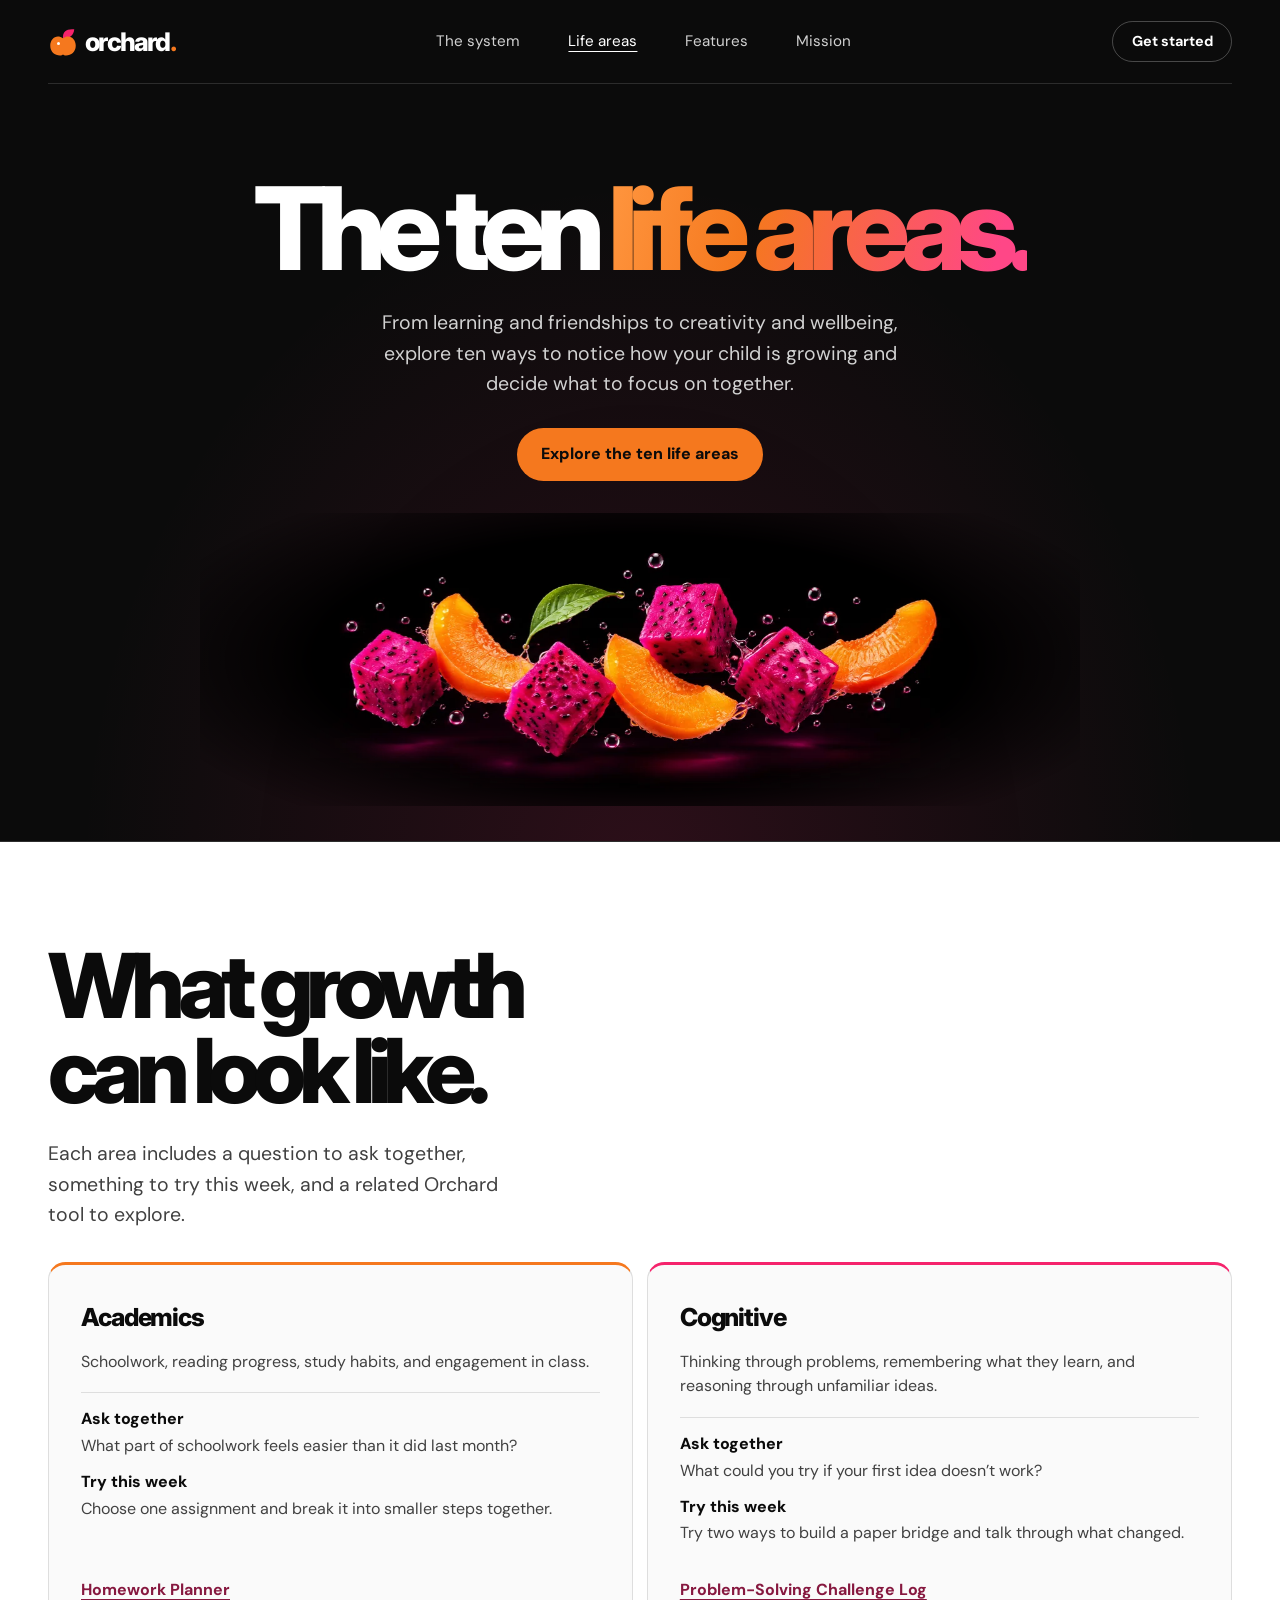
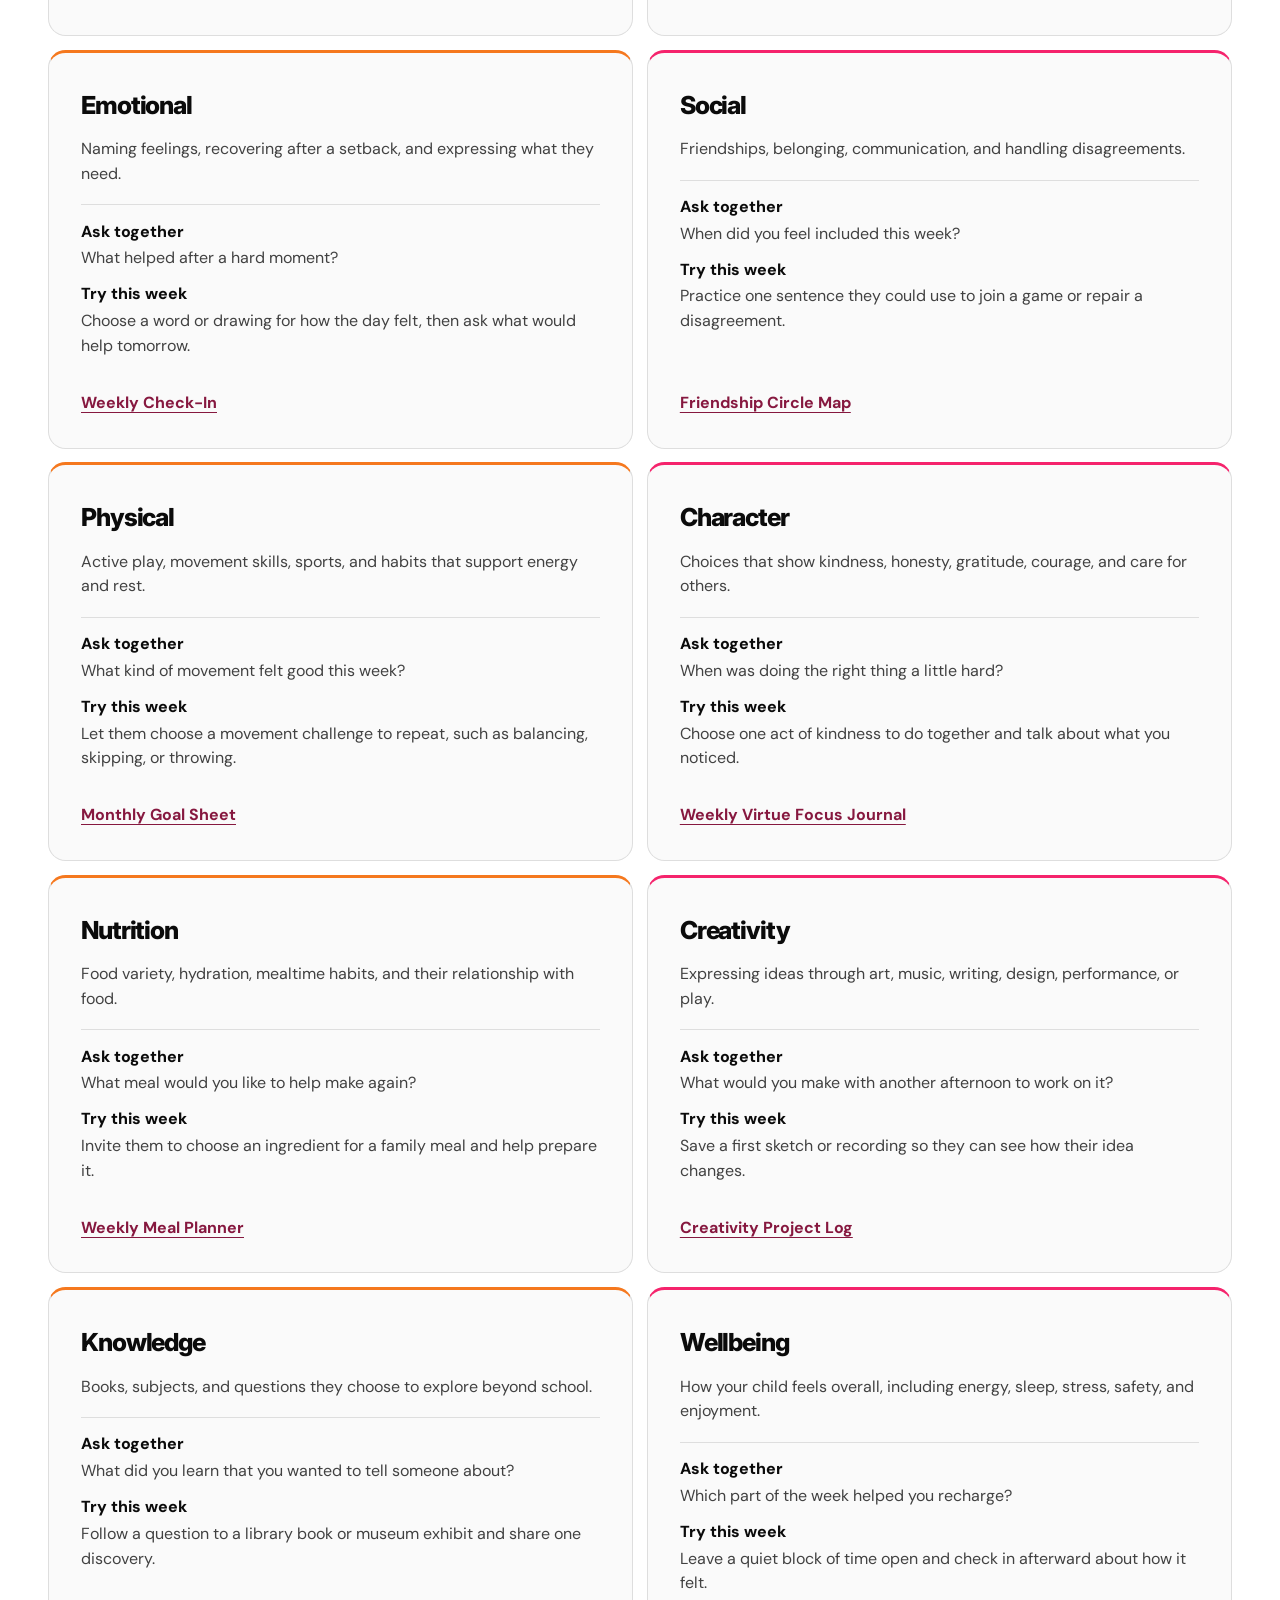
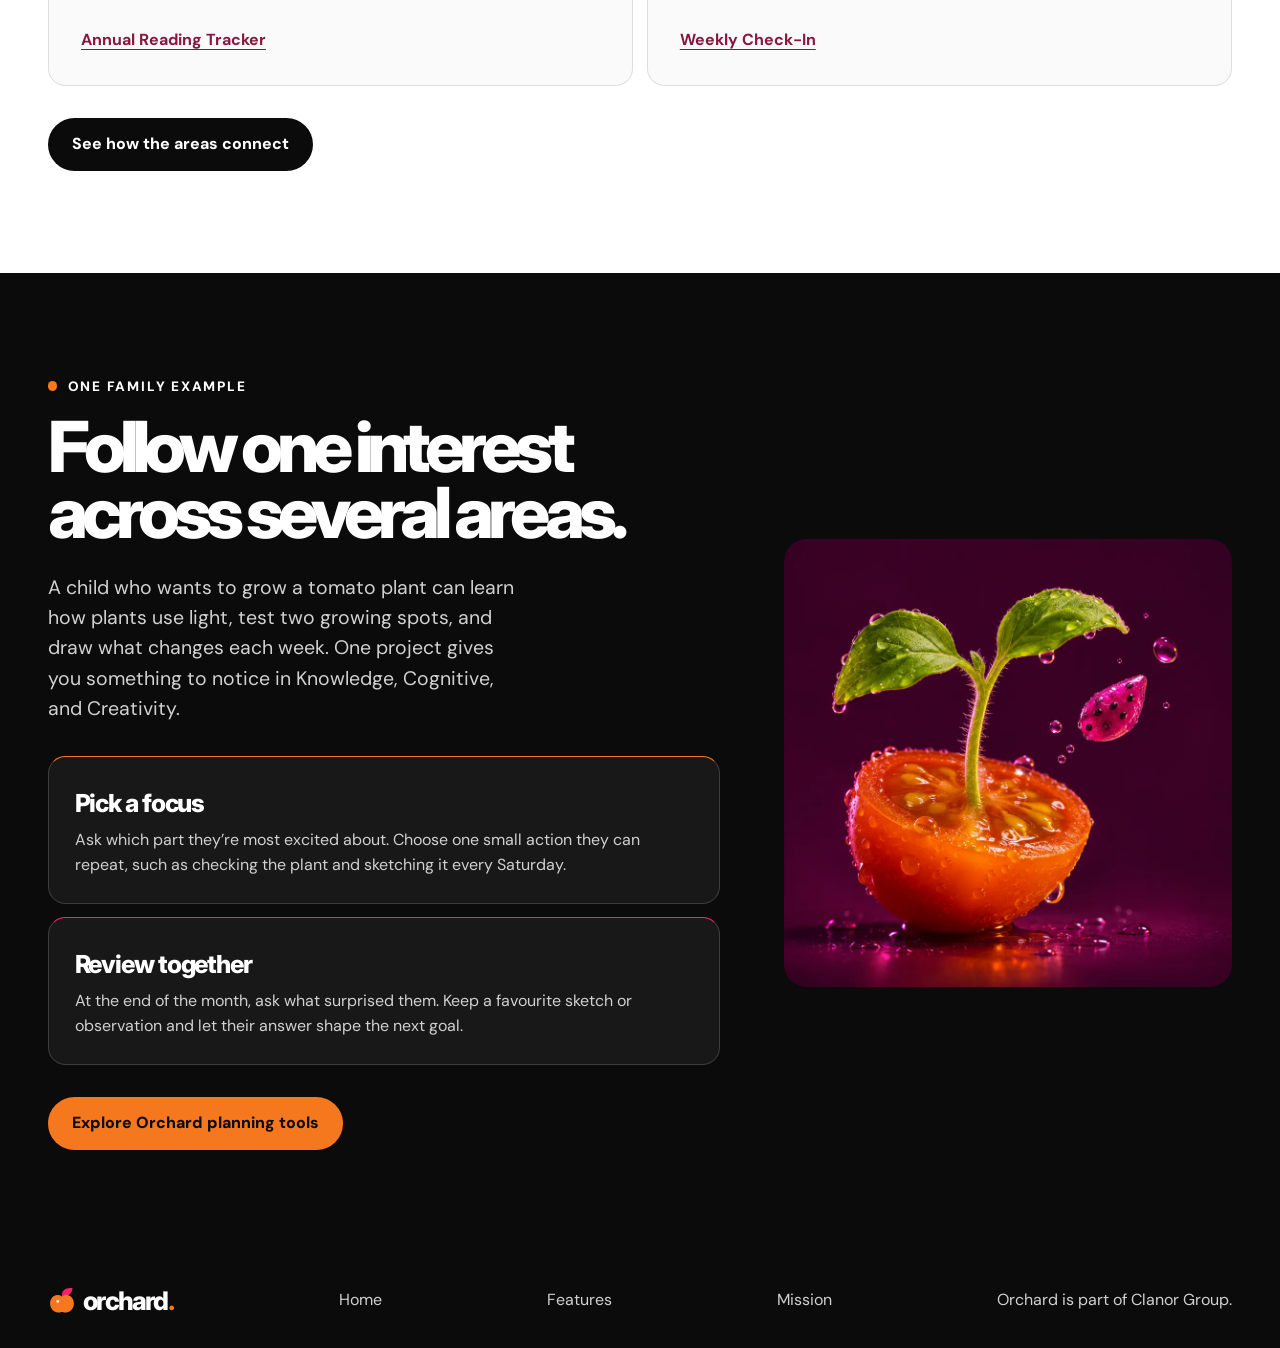
<file: life-areas.html>
<!doctype html>
<html lang="en">
<head>
  <meta charset="utf-8">
  <meta name="viewport" content="width=device-width, initial-scale=1">
  <meta name="theme-color" content="#0b0b0b">
  <meta name="description" content="Explore the ten Orchard life areas with practical ideas and reflection questions for whole-child development.">
  <title>Orchard Life Areas — The Whole-Child Framework</title>
  <link rel="icon" href="assets/mark.svg" type="image/svg+xml">
  <link rel="preconnect" href="https://fonts.googleapis.com">
  <link rel="preconnect" href="https://fonts.gstatic.com" crossorigin>
  <link href="https://fonts.googleapis.com/css2?family=DM+Sans:wght@400;500;600;700&family=Inter:wght@500;600;700;800&display=swap" rel="stylesheet">
  <link rel="stylesheet" href="styles.css">
</head>
<body>
  <header class="top wrap" id="top">
    <a class="brand" href="./" aria-label="Orchard home"><img src="assets/mark.svg" alt="" width="30" height="30">orchard<span>.</span></a>
    <nav aria-label="Main navigation"><a class="desktop-link" href="./#system">The system</a><a href="life-areas.html" aria-current="page">Life areas</a><a href="features.html">Features</a><a href="mission.html">Mission</a></nav>
    <a class="nav-action" href="/portal/">Get started</a>
  </header>
  <main>
    <section class="life-hero" aria-labelledby="life-title">
      <div class="wrap life-hero-content">
        <h1 id="life-title">The ten <em>life areas.</em></h1>
        <p class="lede">From learning and friendships to creativity and wellbeing, explore ten ways to notice how your child is growing and decide what to focus on together.</p>
        <a class="button" href="#life-guide">Explore the ten life areas</a>
        <div class="editorial-art life-hero-art" aria-hidden="true">
          <img src="assets/life-hero-art.webp" alt="" width="1440" height="480" fetchpriority="high">
        </div>
      </div>
    </section>
    <section class="feature-light" id="life-guide" aria-labelledby="life-guide-title">
      <div class="wrap depth-section">
        <h2 id="life-guide-title">What growth<br>can look like.</h2>
        <p class="lede">Each area includes a question to ask together, something to try this week, and a related Orchard tool to explore.</p>
        <div class="life-grid">
          <article class="feature-card life-card" id="academics">
            <h3>Academics</h3>
            <p>Schoolwork, reading progress, study habits, and engagement in class.</p>
            <dl>
              <dt>Ask together</dt>
              <dd>What part of schoolwork feels easier than it did last month?</dd>
              <dt>Try this week</dt>
              <dd>Choose one assignment and break it into smaller steps together.</dd>
            </dl>
            <a class="tool-link" href="features.html#learn">Homework Planner</a>
          </article>
          <article class="feature-card life-card" id="cognitive">
            <h3>Cognitive</h3>
            <p>Thinking through problems, remembering what they learn, and reasoning through unfamiliar ideas.</p>
            <dl>
              <dt>Ask together</dt>
              <dd>What could you try if your first idea doesn’t work?</dd>
              <dt>Try this week</dt>
              <dd>Try two ways to build a paper bridge and talk through what changed.</dd>
            </dl>
            <a class="tool-link" href="features.html#learn">Problem-Solving Challenge Log</a>
          </article>
          <article class="feature-card life-card" id="emotional">
            <h3>Emotional</h3>
            <p>Naming feelings, recovering after a setback, and expressing what they need.</p>
            <dl>
              <dt>Ask together</dt>
              <dd>What helped after a hard moment?</dd>
              <dt>Try this week</dt>
              <dd>Choose a word or drawing for how the day felt, then ask what would help tomorrow.</dd>
            </dl>
            <a class="tool-link" href="features.html#parent-child-review">Weekly Check-In</a>
          </article>
          <article class="feature-card life-card" id="social">
            <h3>Social</h3>
            <p>Friendships, belonging, communication, and handling disagreements.</p>
            <dl>
              <dt>Ask together</dt>
              <dd>When did you feel included this week?</dd>
              <dt>Try this week</dt>
              <dd>Practice one sentence they could use to join a game or repair a disagreement.</dd>
            </dl>
            <a class="tool-link" href="features.html#care">Friendship Circle Map</a>
          </article>
          <article class="feature-card life-card" id="physical">
            <h3>Physical</h3>
            <p>Active play, movement skills, sports, and habits that support energy and rest.</p>
            <dl>
              <dt>Ask together</dt>
              <dd>What kind of movement felt good this week?</dd>
              <dt>Try this week</dt>
              <dd>Let them choose a movement challenge to repeat, such as balancing, skipping, or throwing.</dd>
            </dl>
            <a class="tool-link" href="features.html#plan">Monthly Goal Sheet</a>
          </article>
          <article class="feature-card life-card" id="character">
            <h3>Character</h3>
            <p>Choices that show kindness, honesty, gratitude, courage, and care for others.</p>
            <dl>
              <dt>Ask together</dt>
              <dd>When was doing the right thing a little hard?</dd>
              <dt>Try this week</dt>
              <dd>Choose one act of kindness to do together and talk about what you noticed.</dd>
            </dl>
            <a class="tool-link" href="features.html#future">Weekly Virtue Focus Journal</a>
          </article>
          <article class="feature-card life-card" id="nutrition">
            <h3>Nutrition</h3>
            <p>Food variety, hydration, mealtime habits, and their relationship with food.</p>
            <dl>
              <dt>Ask together</dt>
              <dd>What meal would you like to help make again?</dd>
              <dt>Try this week</dt>
              <dd>Invite them to choose an ingredient for a family meal and help prepare it.</dd>
            </dl>
            <a class="tool-link" href="features.html#care">Weekly Meal Planner</a>
          </article>
          <article class="feature-card life-card" id="creativity">
            <h3>Creativity</h3>
            <p>Expressing ideas through art, music, writing, design, performance, or play.</p>
            <dl>
              <dt>Ask together</dt>
              <dd>What would you make with another afternoon to work on it?</dd>
              <dt>Try this week</dt>
              <dd>Save a first sketch or recording so they can see how their idea changes.</dd>
            </dl>
            <a class="tool-link" href="features.html#learn">Creativity Project Log</a>
          </article>
          <article class="feature-card life-card" id="knowledge">
            <h3>Knowledge</h3>
            <p>Books, subjects, and questions they choose to explore beyond school.</p>
            <dl>
              <dt>Ask together</dt>
              <dd>What did you learn that you wanted to tell someone about?</dd>
              <dt>Try this week</dt>
              <dd>Follow a question to a library book or museum exhibit and share one discovery.</dd>
            </dl>
            <a class="tool-link" href="features.html#learn">Annual Reading Tracker</a>
          </article>
          <article class="feature-card life-card" id="wellbeing">
            <h3>Wellbeing</h3>
            <p>How your child feels overall, including energy, sleep, stress, safety, and enjoyment.</p>
            <dl>
              <dt>Ask together</dt>
              <dd>Which part of the week helped you recharge?</dd>
              <dt>Try this week</dt>
              <dd>Leave a quiet block of time open and check in afterward about how it felt.</dd>
            </dl>
            <a class="tool-link" href="features.html#parent-child-review">Weekly Check-In</a>
          </article>
        </div>
        <a class="button button-dark" href="#put-it-into-practice">See how the areas connect</a>
      </div>
    </section>
    <section class="wrap depth-section garden-layout" id="put-it-into-practice" aria-labelledby="practice-title">
      <div>
        <p class="eyebrow"><i></i> One family example</p>
        <h2 id="practice-title">Follow one interest<br>across several areas.</h2>
        <p class="lede">A child who wants to grow a tomato plant can learn how plants use light, test two growing spots, and draw what changes each week. One project gives you something to notice in Knowledge, Cognitive, and Creativity.</p>
        <div class="roles">
          <article><h3>Pick a focus</h3><p>Ask which part they’re most excited about. Choose one small action they can repeat, such as checking the plant and sketching it every Saturday.</p></article>
          <article><h3>Review together</h3><p>At the end of the month, ask what surprised them. Keep a favourite sketch or observation and let their answer shape the next goal.</p></article>
        </div>
        <a class="button" href="features.html#plan">Explore Orchard planning tools</a>
      </div>
      <div class="editorial-art garden-art" aria-hidden="true">
        <img src="assets/garden-art.webp" alt="" width="960" height="960" loading="lazy">
      </div>
    </section>
  </main>
  <footer class="wrap footer"><a class="brand" href="./" aria-label="Orchard home"><img src="assets/mark.svg" alt="" width="28" height="28">orchard<span>.</span></a><a href="./">Home</a><a href="features.html">Features</a><a href="mission.html">Mission</a><p>Orchard is part of Clanor Group.</p></footer>
  <script src="artwork.js" defer></script>
</body>
</html>
</file>
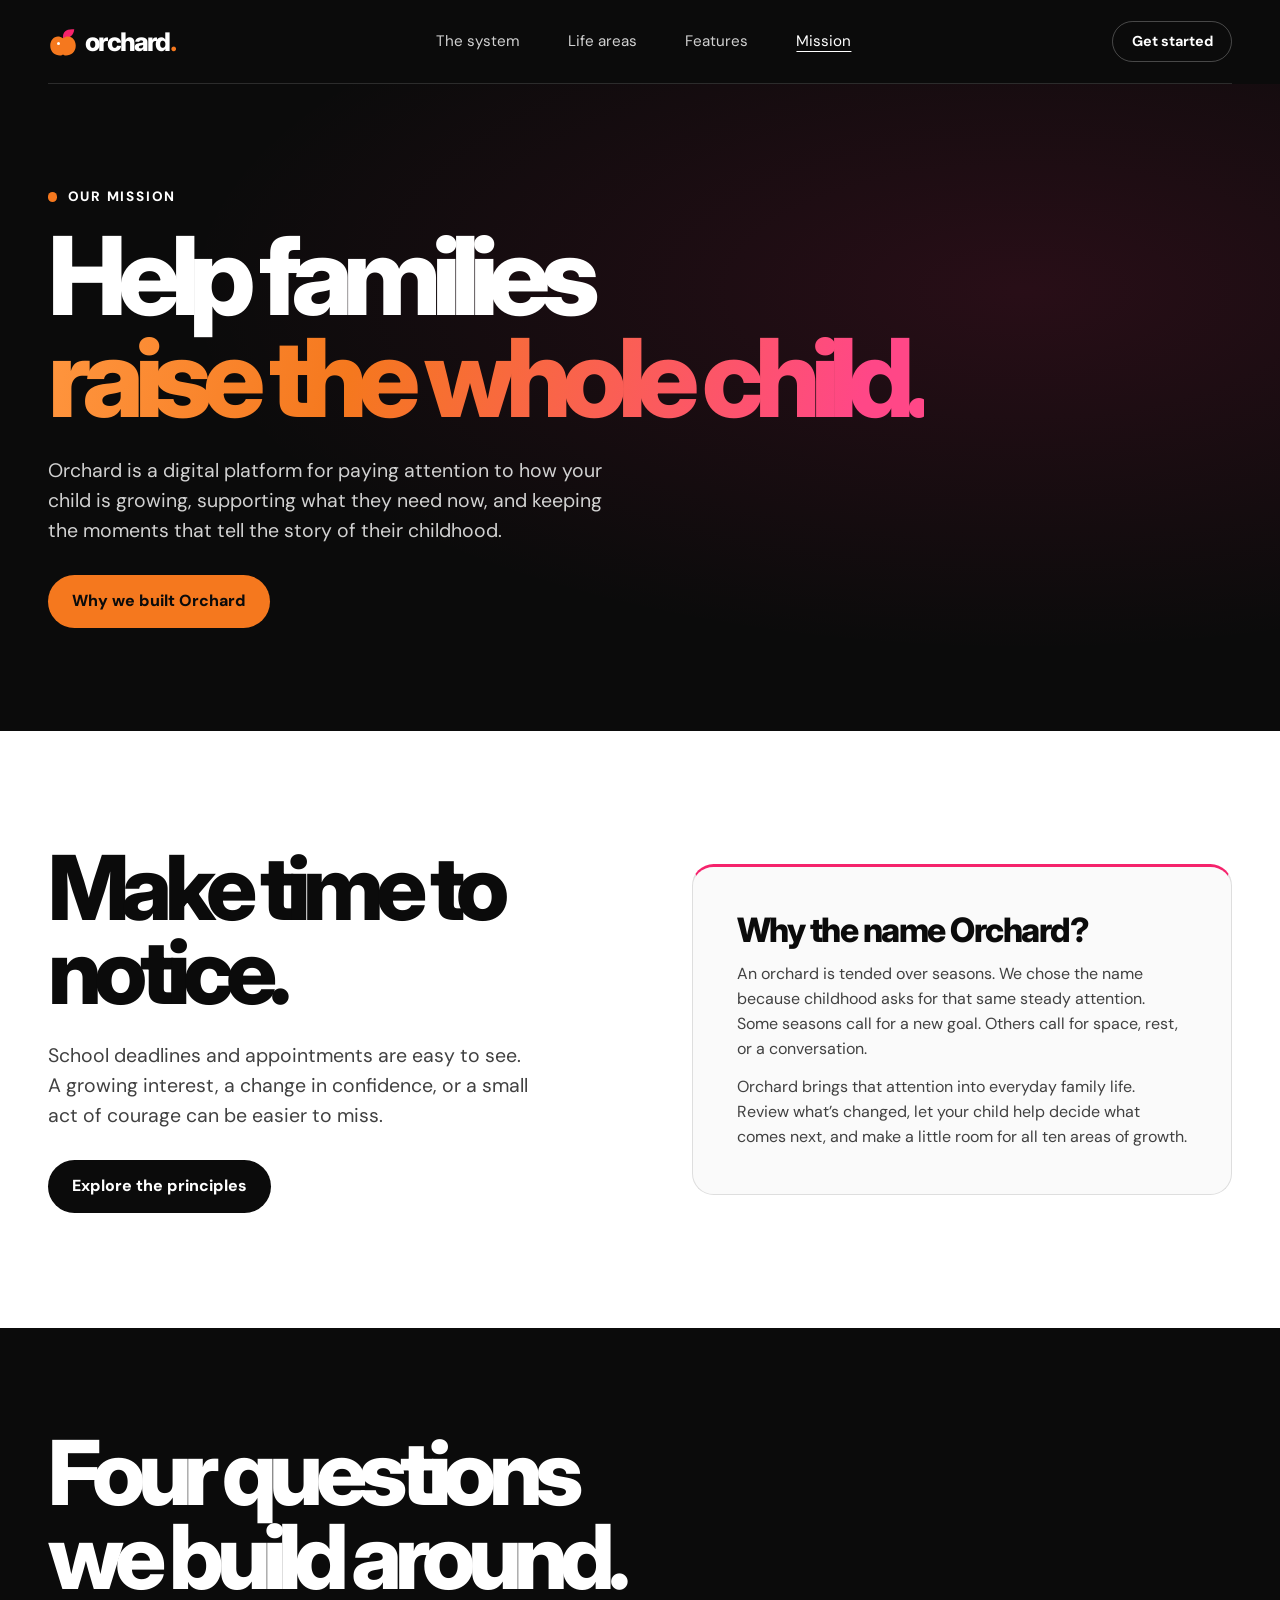
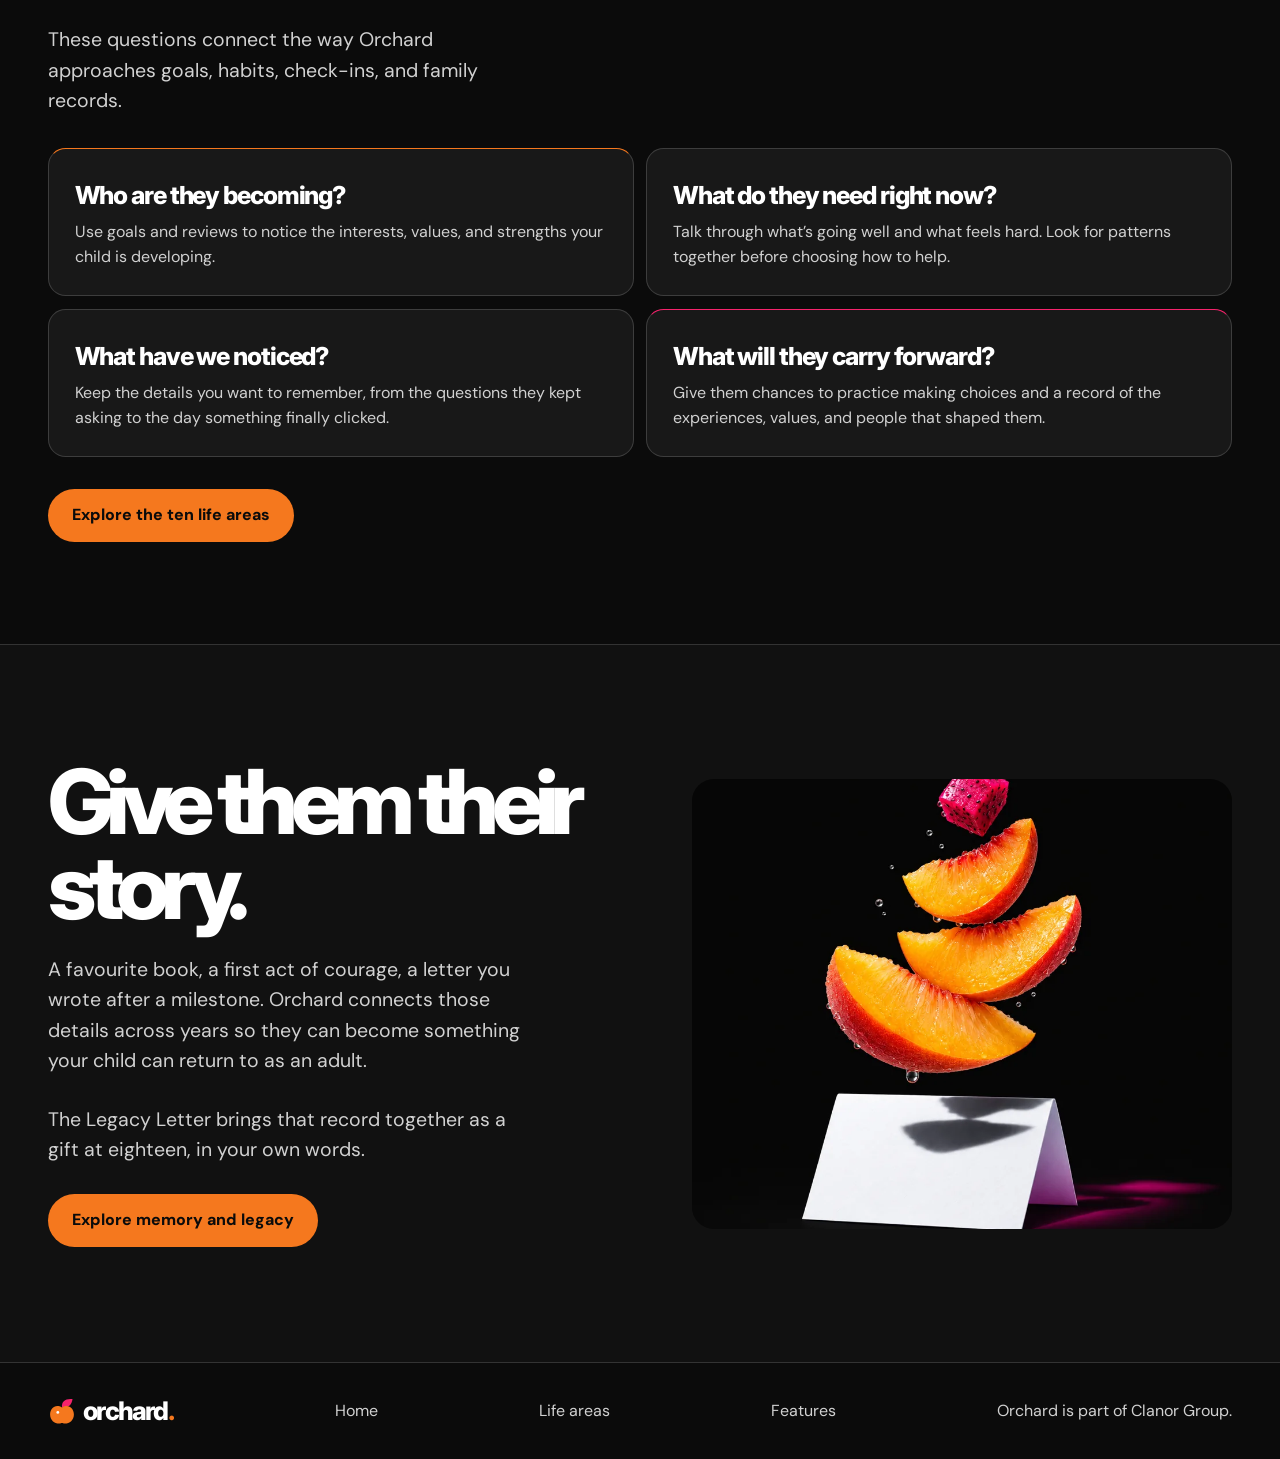
<file: mission.html>
<!doctype html>
<html lang="en">
<head>
  <meta charset="utf-8">
  <meta name="viewport" content="width=device-width, initial-scale=1">
  <meta name="theme-color" content="#0b0b0b">
  <meta name="description" content="Learn why Orchard is building a digital platform for whole-child development and the principles that shape it.">
  <title>Orchard Mission — Raise the Whole Child</title>
  <link rel="icon" href="assets/mark.svg" type="image/svg+xml">
  <link rel="preconnect" href="https://fonts.googleapis.com">
  <link rel="preconnect" href="https://fonts.gstatic.com" crossorigin>
  <link href="https://fonts.googleapis.com/css2?family=DM+Sans:wght@400;500;600;700&family=Inter:wght@500;600;700;800&display=swap" rel="stylesheet">
  <link rel="stylesheet" href="styles.css">
</head>
<body>
  <header class="top wrap" id="top">
    <a class="brand" href="./" aria-label="Orchard home"><img src="assets/mark.svg" alt="" width="30" height="30">orchard<span>.</span></a>
    <nav aria-label="Main navigation"><a class="desktop-link" href="./#system">The system</a><a href="life-areas.html">Life areas</a><a href="features.html">Features</a><a href="mission.html" aria-current="page">Mission</a></nav>
    <a class="nav-action" href="/portal/">Get started</a>
  </header>
  <main>
    <section class="mission-hero" aria-labelledby="mission-title">
      <div class="wrap depth-section">
        <p class="eyebrow"><i></i> Our mission</p>
        <h1 id="mission-title">Help families<br><em>raise the whole child.</em></h1>
        <p class="lede">Orchard is a digital platform for paying attention to how your child is growing, supporting what they need now, and keeping the moments that tell the story of their childhood.</p>
        <a class="button" href="#why-orchard">Why we built Orchard</a>
      </div>
    </section>
    <section class="system" id="why-orchard" aria-labelledby="why-title">
      <div class="wrap section-grid">
        <div>
          <h2 id="why-title">Make time to notice.</h2>
          <p class="lede">School deadlines and appointments are easy to see. A growing interest, a change in confidence, or a small act of courage can be easier to miss.</p>
          <a class="button button-dark" href="#four-questions">Explore the principles</a>
        </div>
        <div class="mission-origin">
          <h3>Why the name Orchard?</h3>
          <p>An orchard is tended over seasons. We chose the name because childhood asks for that same steady attention. Some seasons call for a new goal. Others call for space, rest, or a conversation.</p>
          <p>Orchard brings that attention into everyday family life. Review what’s changed, let your child help decide what comes next, and make a little room for all ten areas of growth.</p>
        </div>
      </div>
    </section>
    <section class="wrap depth-section" id="four-questions" aria-labelledby="four-title">
      <h2 id="four-title">Four questions<br>we build around.</h2>
      <p class="lede">These questions connect the way Orchard approaches goals, habits, check-ins, and family records.</p>
      <div class="roles">
        <article><h3>Who are they becoming?</h3><p>Use goals and reviews to notice the interests, values, and strengths your child is developing.</p></article>
        <article><h3>What do they need right now?</h3><p>Talk through what’s going well and what feels hard. Look for patterns together before choosing how to help.</p></article>
        <article><h3>What have we noticed?</h3><p>Keep the details you want to remember, from the questions they kept asking to the day something finally clicked.</p></article>
        <article><h3>What will they carry forward?</h3><p>Give them chances to practice making choices and a record of the experiences, values, and people that shaped them.</p></article>
      </div>
      <a class="button" href="life-areas.html">Explore the ten life areas</a>
    </section>
    <section class="legacy" aria-labelledby="gift-title">
      <div class="wrap section-grid">
        <div>
          <h2 id="gift-title">Give them their story.</h2>
          <p class="lede">A favourite book, a first act of courage, a letter you wrote after a milestone. Orchard connects those details across years so they can become something your child can return to as an adult.</p>
          <p class="lede">The Legacy Letter brings that record together as a gift at eighteen, in your own words.</p>
          <a class="button" href="features.html#memory-legacy">Explore memory and legacy</a>
        </div>
        <div class="editorial-art legacy-art" aria-hidden="true">
          <img src="assets/legacy-art.webp" alt="" width="960" height="960" loading="lazy">
        </div>
      </div>
    </section>
  </main>
  <footer class="wrap footer"><a class="brand" href="./" aria-label="Orchard home"><img src="assets/mark.svg" alt="" width="28" height="28">orchard<span>.</span></a><a href="./">Home</a><a href="life-areas.html">Life areas</a><a href="features.html">Features</a><p>Orchard is part of Clanor Group.</p></footer>
  <script src="artwork.js" defer></script>
</body>
</html>
</file>
<file: styles.css>
@charset "UTF-8";
:root {
  color-scheme: dark;
  --ink: #0b0b0b;
  --white: #ffffff;
  --muted: #d1d1d1;
  --orange: #f5781e;
  --pink: #f5236c;
  --display: Inter, Arial, sans-serif;
  --body: "DM Sans", Arial, sans-serif;
}
*, *::before, *::after { box-sizing: border-box; }
html { scroll-behavior: smooth; }
body { margin: 0; background: var(--ink); color: var(--white); font: 1rem/1.55 var(--body); }
a { color: inherit; text-decoration: none; }
a:focus-visible { outline: 3px solid currentColor; outline-offset: 5px; }
img { display: block; max-width: 100%; }
.wrap { width: min(100% - 4rem, 74rem); margin-inline: auto; }
.top { height: 5.25rem; display: flex; align-items: center; justify-content: space-between; gap: 1rem; border-bottom: 1px solid #ffffff22; }
.brand { display: inline-flex; align-items: center; gap: .45rem; font: 800 1.6rem/1 var(--display); letter-spacing: -.07em; }
.brand span { color: var(--orange); margin-left: -.4rem; }
nav { display: flex; gap: clamp(1rem, 4vw, 3rem); color: var(--muted); font-size: .95rem; }
nav a:hover { color: var(--white); }
.nav-action { border: 1px solid #ffffff40; border-radius: 999px; padding: .53rem 1.15rem; font-weight: 700; font-size: .9rem; white-space: nowrap; }
.nav-action:hover { border-color: var(--orange); }
.hero { position: relative; isolation: isolate; padding-top: clamp(4rem, 9vw, 8rem); overflow: clip; }
.hero-content { position: relative; z-index: 2; width: 56%; padding-bottom: clamp(3rem, 7vw, 6rem); }
.eyebrow { display: flex; align-items: center; gap: .65rem; margin: 0 0 1.1rem; font-size: .85rem; font-weight: 800; letter-spacing: .13em; text-transform: uppercase; }
.eyebrow i { width: .58rem; height: .58rem; border-radius: 50%; background: var(--orange); }
h1, h2 { margin: 0; font-family: var(--display); font-weight: 800; line-height: .94; letter-spacing: -.085em; }
h1 { font-size: clamp(3.5rem, 9.5vw, 9rem); }
h1 em { font-style: normal; color: var(--orange); background: linear-gradient(105deg, #ff963f 0%, var(--orange) 35%, #ff4787 92%); background-clip: text; -webkit-text-fill-color: transparent; }
h2 { font-size: clamp(3.3rem, 7vw, 6.35rem); }
.lede { max-width: 30rem; margin: 1.65rem 0 1.8rem; color: var(--muted); font-size: clamp(1.05rem, 1.65vw, 1.22rem); }
.button { display: inline-flex; min-height: 3.3rem; align-items: center; justify-content: center; border-radius: 999px; padding: .7rem 1.5rem; background: var(--orange); color: #0b0b0b; font-weight: 800; transition: background .2s, transform .2s; }
.button:hover { background: #ff9a4f; transform: translateY(-3px); }
.hero-art { position: absolute; z-index: -1; inset: .5rem -10% auto 32%; height: min(57vw, 41rem); overflow: hidden; background: radial-gradient(ellipse, #712246, transparent 65%); }
.hero-art img, .start-art img { width: 100%; height: 100%; object-fit: cover; }
.hero-art img { animation: drift 4.6s ease-in-out forwards; }
.hero-art::after { content: ""; position: absolute; inset: 0; background: linear-gradient(90deg, var(--ink), transparent 36%), linear-gradient(0deg, var(--ink), transparent 25%, transparent 79%, var(--ink)); }
.orbit { position: absolute; inset: 25% 16% 23% 29%; border: 1px solid #ffd6e650; border-radius: 50%; transform: rotate(-29deg); animation: orbit 4.6s ease-in-out forwards; }
.spark { color: #ffc089; position: absolute; z-index: 1; animation: gleam 2.2s ease-in-out 2 alternate; }
.spark-one { top: 26%; right: 21%; font-size: 1.8rem; }
.spark-two { bottom: 27%; left: 37%; animation-delay: -1.5s; }
.stats { position: relative; margin: 0; padding: 1.65rem 0 2rem; display: grid; grid-template-columns: repeat(3, 1fr); border-top: 1px solid #ffffff22; }
.stats div { display: flex; align-items: baseline; gap: .8rem; }
.stats div + div { border-left: 1px solid #ffffff22; padding-left: 1.4rem; }
.stats dt { font: 800 clamp(1.55rem, 4vw, 2.7rem)/1 var(--display); letter-spacing: -.06em; }
.stats dd { margin: 0; color: var(--muted); font-size: .95rem; }
.system { background: var(--white); color: var(--ink); }
.section-grid { display: grid; grid-template-columns: 1.05fr 1fr; align-items: center; gap: clamp(2rem, 6vw, 6rem); padding-block: clamp(4rem, 9vw, 8rem); }
.system .lede { color: #414141; }
.system .eyebrow i { background: #ba1654; }
.button-dark { background: var(--ink); color: var(--white); }
.button-dark:hover { background: #262626; }
.practice { border-radius: 1.6rem; background: #f4f4f4; padding: clamp(1rem, 3vw, 2rem); border: 1px solid #dedede; box-shadow: 0 1.5rem 4rem #00000015; }
.practice-head { display: flex; align-items: center; gap: .7rem; font-weight: 800; }
.example { margin-left: auto; font-size: .82rem; color: #555555; }
.practice ol { list-style: none; padding: 0; margin: 1.3rem 0 0; display: grid; gap: .65rem; }
.practice li { display: flex; align-items: center; gap: .85rem; padding: 1rem; background: #ffffff; border: 1px solid #e0e0e0; border-radius: .9rem; }
.practice li p { margin: .1rem 0 0; color: #444444; }
.step-icon { display: grid; flex: none; place-items: center; width: 2.5rem; height: 2.5rem; background: #ffe6d3; border-radius: .65rem; color: #111111; font-size: 1.25rem; }
.practice li:nth-child(2) .step-icon { background: #ffc7dc; color: #831442; }
.areas { padding-block: clamp(4rem, 8vw, 7rem); }
.area-list { display: grid; grid-template-columns: repeat(5, 1fr); gap: .6rem; margin: 2rem 0; padding: 0; list-style: none; }
.area-list li { display: flex; align-items: center; gap: .6rem; min-height: 3.5rem; padding: .7rem 1rem; border-radius: .8rem; border: 1px solid #ffffff24; background: #181818; }
.area-list li::before { content: ""; width: .45rem; height: .45rem; flex: none; border-radius: 50%; background: var(--pink); }
.area-list li:nth-child(odd)::before { background: var(--orange); }
.start { background: #fa6096; color: var(--ink); overflow: hidden; }
.start-inner { position: relative; isolation: isolate; padding-block: clamp(4rem, 8vw, 7rem); }
.start-content { width: 56%; }
.start .lede { color: #151515; }
.start-art { position: absolute; z-index: -1; inset: 0 -8% 0 50%; overflow: hidden; }
.start-art img { object-position: 80% center; animation: drift 7s ease-in-out forwards; }
.start-art::after { content: ""; position: absolute; inset: 0; background: linear-gradient(90deg, #fa6096 2%, transparent 44%); }
.footer { display: flex; align-items: center; justify-content: space-between; gap: 1rem; min-height: 6rem; color: var(--muted); }
.footer .brand { color: var(--white); }
@keyframes drift { from { transform: scale(1.02) translateY(-.4%); } to { transform: scale(1.1) translateY(1.6%); } }
@keyframes orbit { to { transform: rotate(-35deg) scale(1.08); } }
@keyframes gleam { from { opacity: .35; transform: scale(.75); } to { opacity: 1; transform: scale(1.15); } }
@media (max-width: 800px) {
  .wrap { width: min(100% - 2.5rem, 74rem); }
  .hero-content { width: 63%; }
  .hero-art { inset-inline: 28% -15%; height: 32rem; }
  .area-list { grid-template-columns: repeat(3, 1fr); }
}
@media (max-width: 590px) {
  .top { height: 4.4rem; }
  nav { display: none; }
  .hero { padding-top: 3rem; }
  .hero-content, .start-content { width: 100%; padding-bottom: 0; }
  .hero-art { position: relative; inset: auto; height: 18rem; margin: .5rem -1.25rem 0; }
  .hero-art::after { background: linear-gradient(0deg, var(--ink), transparent 24%, transparent 75%, var(--ink)); }
  .stats { gap: .55rem; }
  .stats div { display: block; }
  .stats div + div { padding-left: .6rem; }
  .stats dd { margin-top: .4rem; font-size: .83rem; }
  .section-grid { grid-template-columns: 1fr; }
  .area-list { grid-template-columns: repeat(2, 1fr); }
  .area-list li { padding-inline: .65rem; }
  .start-inner { display: flex; flex-direction: column-reverse; padding-bottom: 0; }
  .start-art { position: relative; inset: auto; height: 14rem; margin: 1rem -1.25rem 0; }
  .start-art::after { background: linear-gradient(180deg, #fa6096, transparent 38%); }
  .footer { flex-wrap: wrap; padding-block: 1rem; }
  .footer p { margin: 0; }
}
@media (prefers-reduced-motion: reduce) {
  html { scroll-behavior: auto; }
  *, *::before, *::after { animation: none !important; transition: none !important; }
}

/* Platform overview and module catalog */
.top nav a[aria-current="page"] { color: var(--white); text-decoration: underline; text-underline-offset: .35em; }
.depth-section { padding-block: clamp(4rem, 8vw, 7rem); }
.rhythm, .feature-light { background: var(--white); color: var(--ink); }
.rhythm .lede, .feature-light .lede { color: #414141; }
.rhythm-list, .roles, .feature-grid { display: grid; gap: .8rem; margin: 2rem 0; }
.rhythm-list { grid-template-columns: repeat(4, minmax(0, 1fr)); list-style: none; padding: 0; }
.rhythm-list li, .roles article, .feature-card { padding: clamp(1rem, 2.5vw, 1.6rem); border-radius: 1.1rem; }
.rhythm-list li { border: 1px solid #dedede; background: #fafafa; }
.rhythm-list span, .legacy-note span { color: #9b1848; font-size: .85rem; font-weight: 800; text-transform: uppercase; letter-spacing: .08em; }
.rhythm-list h3, .roles h3, .feature-card h3 { margin: .45rem 0; font: 800 clamp(1.2rem, 2.1vw, 1.55rem)/1.12 var(--display); letter-spacing: -.045em; }
.rhythm-list p, .roles p, .feature-card p { margin: .65rem 0 0; }
.roles { grid-template-columns: repeat(2, minmax(0, 1fr)); }
.roles article, .feature-card { border: 1px solid #ffffff29; background: #181818; }
.roles article:first-child { border-top-color: var(--orange); }
.roles article:last-child { border-top-color: var(--pink); }
.roles p, .feature-card p { color: var(--muted); }
.legacy { background: #111111; color: var(--white); border-block: 1px solid #ffffff24; }
.legacy .lede { color: #d1d1d1; }
.legacy-note { border: 1px solid #383838; border-radius: 1.4rem; padding: clamp(1.5rem, 4vw, 3rem); background: #181818; box-shadow: .65rem .65rem 0 #f5236c32; }
.legacy-note span { color: #ff70a5; }
.legacy-note blockquote { margin: 1rem 0; font: 700 clamp(1.45rem, 3vw, 2.1rem)/1.24 var(--display); letter-spacing: -.045em; }
.legacy-note p { margin: 0; color: #d1d1d1; }
.feature-hero .lede { max-width: 34rem; }
.feature-hero { background: radial-gradient(ellipse at 85% 35%, #5c173b 0, transparent 56%); }
.feature-index { display: flex; list-style: none; padding: 0; gap: .65rem 1.5rem; flex-wrap: wrap; margin: 1.75rem 0 0; color: var(--muted); }
.feature-index a { text-decoration: underline; text-underline-offset: .28em; }
.feature-band h2 { max-width: 14ch; font-size: clamp(3rem, 6vw, 5.4rem); }
.feature-grid { grid-template-columns: repeat(3, minmax(0, 1fr)); }
.feature-light .feature-card { background: #fafafa; border: 1px solid #dedede; }
.feature-light .feature-card p { color: #414141; }
.feature-card ul { list-style: none; margin: 1rem 0 0; padding: 0; }
.feature-card li { padding: .55rem 0; border-top: 1px solid #ffffff29; }
.feature-light .feature-card li { border-color: #dedede; }
.feature-card[id] { scroll-margin-top: 1rem; }

@media (max-width: 800px) {
  .rhythm-list, .feature-grid { grid-template-columns: repeat(2, minmax(0, 1fr)); }
}
@media (max-width: 590px) {
  .top { gap: .55rem; }
  .top nav { display: flex; }
  .top nav .desktop-link { display: none; }
  .nav-action { padding-inline: .7rem; }
  .top .brand { font-size: 1.36rem; }
  .top .brand img { width: 25px; height: 25px; }
  .roles, .feature-grid { grid-template-columns: 1fr; }
}

/* Whole-child life areas */
.life-hero {
  text-align: center;
  background: radial-gradient(ellipse at 50% 105%, #f5236c24, transparent 62%), var(--ink);
  border-bottom: 1px solid #ffffff24;
}
.life-hero-content { padding-block: clamp(3.25rem, 7vw, 6rem) clamp(1rem, 3vw, 2.2rem); }
.life-hero h1 { font-size: clamp(3.45rem, 9vw, 8rem); text-wrap: balance; }
.life-hero h1 em { display: inline-block; }
.life-hero .lede { max-width: 33rem; margin-inline: auto; text-wrap: pretty; }
.tool-link { color: #86183f; text-decoration: underline; text-underline-offset: .25em; font-weight: 700; }
.life-grid { display: grid; grid-template-columns: repeat(2, minmax(0, 1fr)); gap: .85rem; margin: 2rem 0; }
.life-grid .life-card { display: flex; flex-direction: column; padding: clamp(1.2rem, 3vw, 2rem); border-top: 3px solid var(--orange); }
.life-grid .life-card:nth-child(even) { border-top-color: var(--pink); }
.life-card dl { margin: 1.1rem 0 1.3rem; padding-top: .9rem; border-top: 1px solid #dedede; }
.life-card dt { font-weight: 800; }
.life-card dd { margin: .12rem 0 .7rem; color: #414141; }
.life-card .tool-link { margin-top: auto; align-self: flex-start; }
@media (max-width: 650px) {
  .life-grid { grid-template-columns: 1fr; }
}
@media (max-width: 590px) {
  .top nav { gap: .7rem; }
}
@media (max-width: 500px) {
  .top { display: grid; grid-template-columns: 1fr auto; height: auto; padding-block: .8rem; row-gap: .6rem; }
  .top nav { grid-row: 2; grid-column: 1 / -1; }
  .top .nav-action { grid-row: 1; grid-column: 2; }
}

/* Editorial photography */
.editorial-art {
  overflow: hidden;
  min-width: 0;
  aspect-ratio: 1;
  border-radius: 1.4rem;
  background: #0b0b0b;
}
.editorial-art img { width: 100%; height: 100%; object-fit: cover; }
.editorial-art.in-view img { animation: editorial-drift 4.6s cubic-bezier(.2, .65, .3, 1) both; }
.editorial-art.life-hero-art {
  width: min(100%, 55rem);
  aspect-ratio: 3 / 1;
  margin: clamp(1.1rem, 3vw, 2rem) auto 0;
  border-radius: 0;
  background: transparent;
  mask-image: radial-gradient(ellipse 58% 67% at center, black 63%, transparent 100%);
}
.legacy-art { aspect-ratio: 6 / 5; background: #0b0b0b; }
.legacy-visual { display: grid; gap: .85rem; }
.feature-art { box-shadow: 0 1.1rem 4rem #00000055; }
.feature-hero-grid { grid-template-columns: minmax(0, 1.2fr) minmax(0, .8fr); }
.feature-hero-grid h1 { font-size: clamp(3.25rem, 6.8vw, 6.2rem); }
.garden-layout { display: grid; grid-template-columns: minmax(0, 1.2fr) minmax(0, .8fr); align-items: center; gap: clamp(2rem, 5vw, 4.5rem); }
.garden-layout h2 { font-size: clamp(3rem, 5.5vw, 5.4rem); }
.garden-layout .roles { grid-template-columns: 1fr; }
@keyframes editorial-drift {
  from { transform: scale(1.1) translateY(2%); }
  to { transform: scale(1.025) translateY(-.5%); }
}
@media (max-width: 700px) {
  .feature-hero-grid, .garden-layout { grid-template-columns: 1fr; }
  .feature-art, .garden-art { max-height: 25rem; }
}

/* Homepage platform examples */
.story-band { background: #111111; color: var(--white); border-top: 1px solid #ffffff24; }
.story-band .lede { color: #d1d1d1; }
.story-steps { list-style: none; counter-reset: story; padding: 0; margin: 2rem 0; max-width: 53rem; }
.story-steps li { display: grid; grid-template-columns: auto 1fr; gap: 1rem; padding: 1.05rem 0; border-top: 1px solid #ffffff2b; counter-increment: story; }
.story-steps li:last-child { border-bottom: 1px solid #ffffff2b; }
.story-steps li::before { content: counter(story); display: grid; place-items: center; width: 2.1rem; height: 2.1rem; border-radius: 50%; background: var(--pink); color: var(--ink); font-weight: 800; }
.story-steps h3 { margin: 0; font: 800 1.25rem/1.25 var(--display); letter-spacing: -.035em; }
.story-steps p { margin: .3rem 0 0; color: #d1d1d1; }
.stage-grid .feature-card { border-top: 3px solid var(--orange); }
.stage-grid .feature-card:nth-child(2) { border-top-color: var(--pink); }
.stage-grid .stage-label { margin: 0 0 .75rem; color: #ffab74; font-weight: 800; }
.home-questions { margin: 0; }
.home-questions div { padding: 1rem 0; border-top: 1px solid #d6d6d6; }
.home-questions div:last-child { border-bottom: 1px solid #d6d6d6; }
.home-questions dt { font: 800 1.13rem/1.3 var(--display); letter-spacing: -.025em; }
.home-questions dd { margin: .4rem 0 0; color: #414141; }

/* Mission */
.mission-hero { background: radial-gradient(ellipse at 80% 32%, #f5236c20, transparent 58%), var(--ink); }
.mission-hero h1 { font-size: clamp(3.45rem, 8.5vw, 7.75rem); text-wrap: balance; }
.mission-hero .lede { max-width: 35rem; }
.mission-origin {
  padding: clamp(1.5rem, 4vw, 2.75rem);
  border: 1px solid #dedede;
  border-top: 3px solid var(--pink);
  border-radius: 1.35rem;
  background: #fafafa;
}
.mission-origin h3 { margin: 0; font: 800 clamp(1.45rem, 3vw, 2.1rem)/1.12 var(--display); letter-spacing: -.045em; }
.mission-origin p { margin: .85rem 0 0; color: #414141; }
</file>
